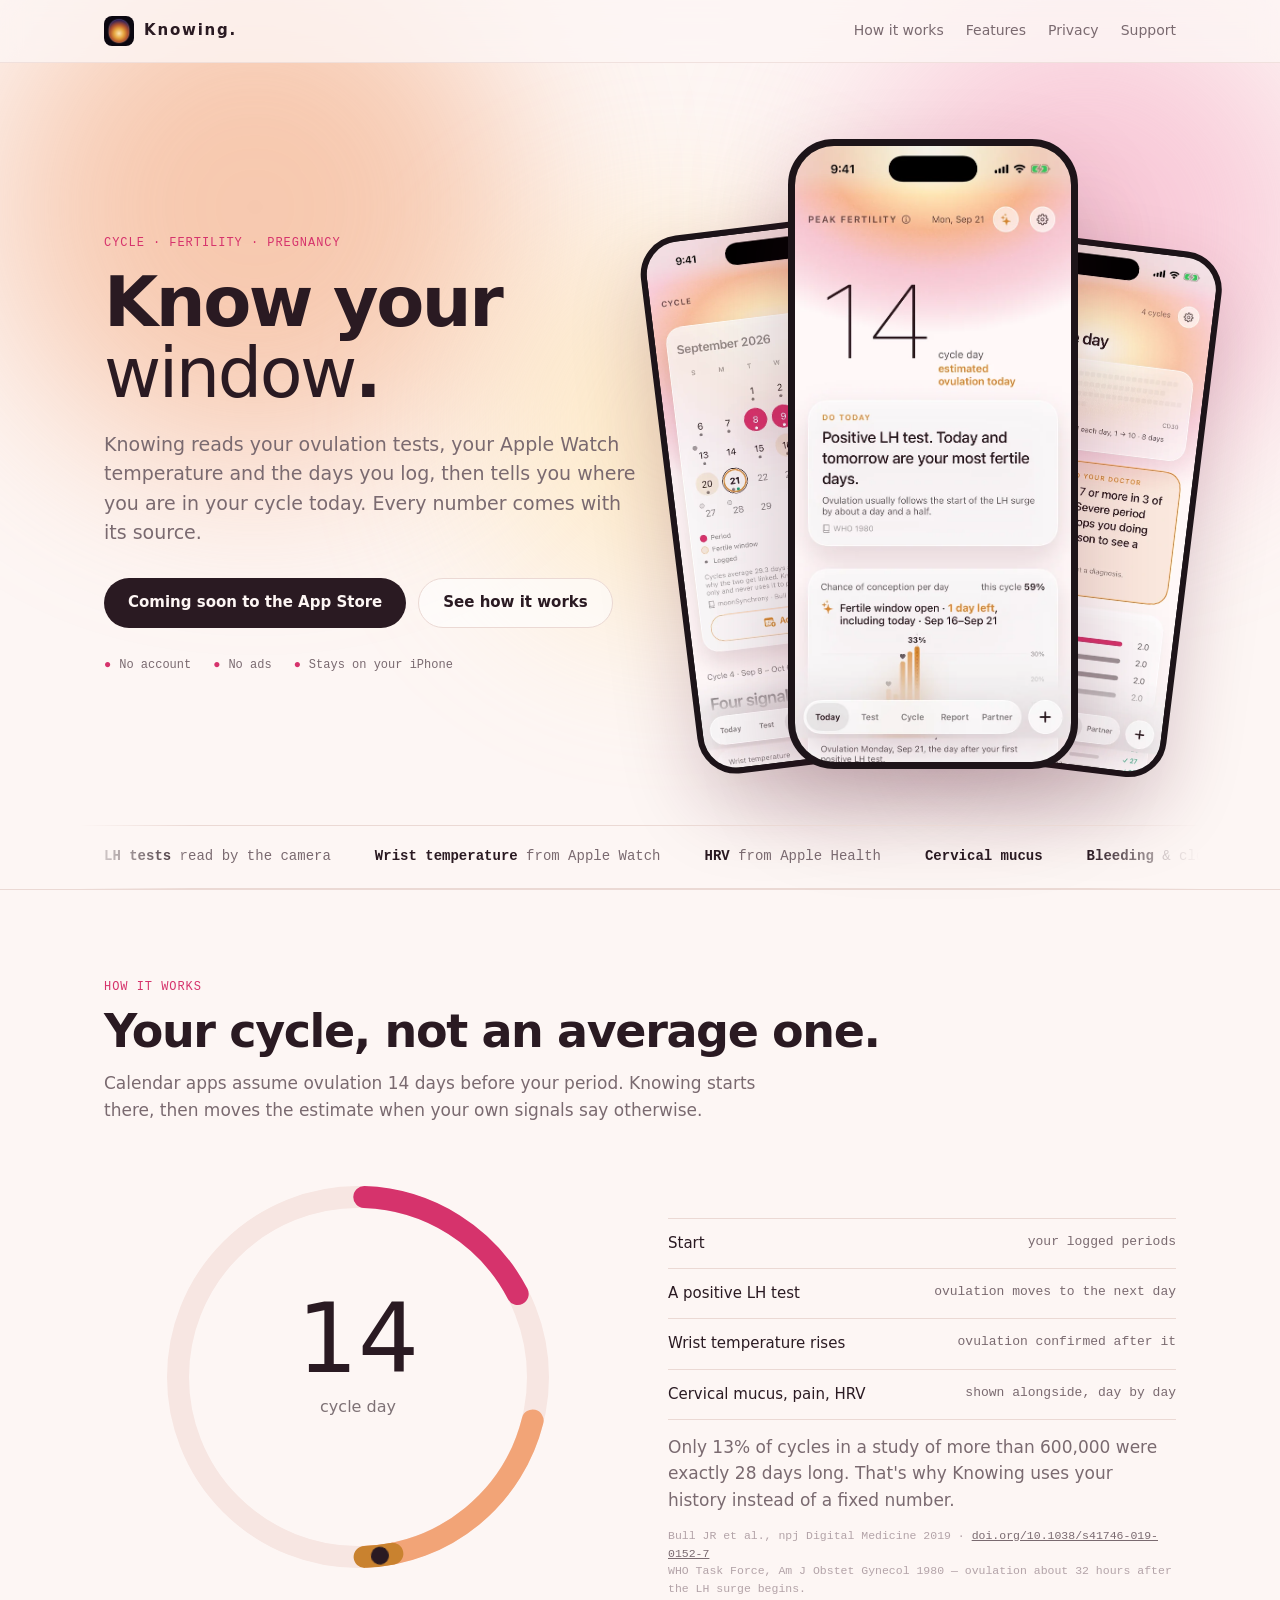
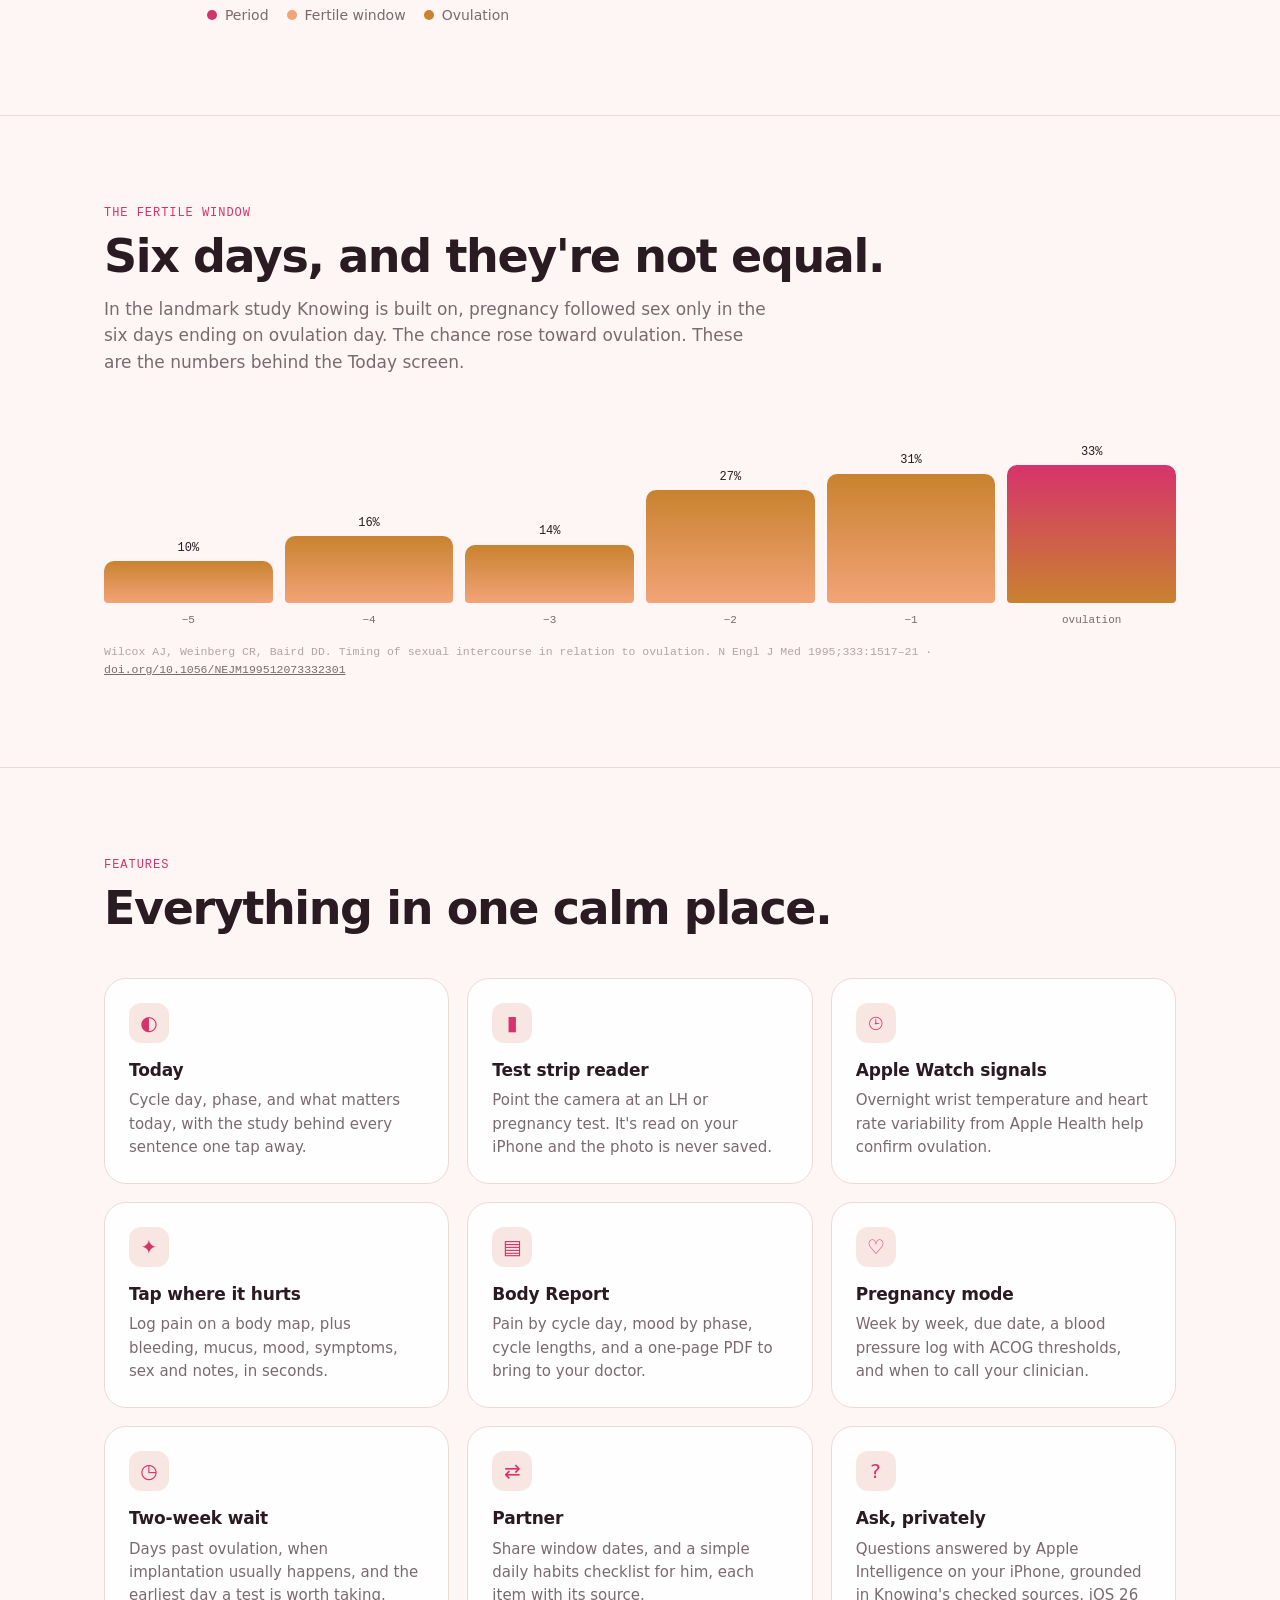
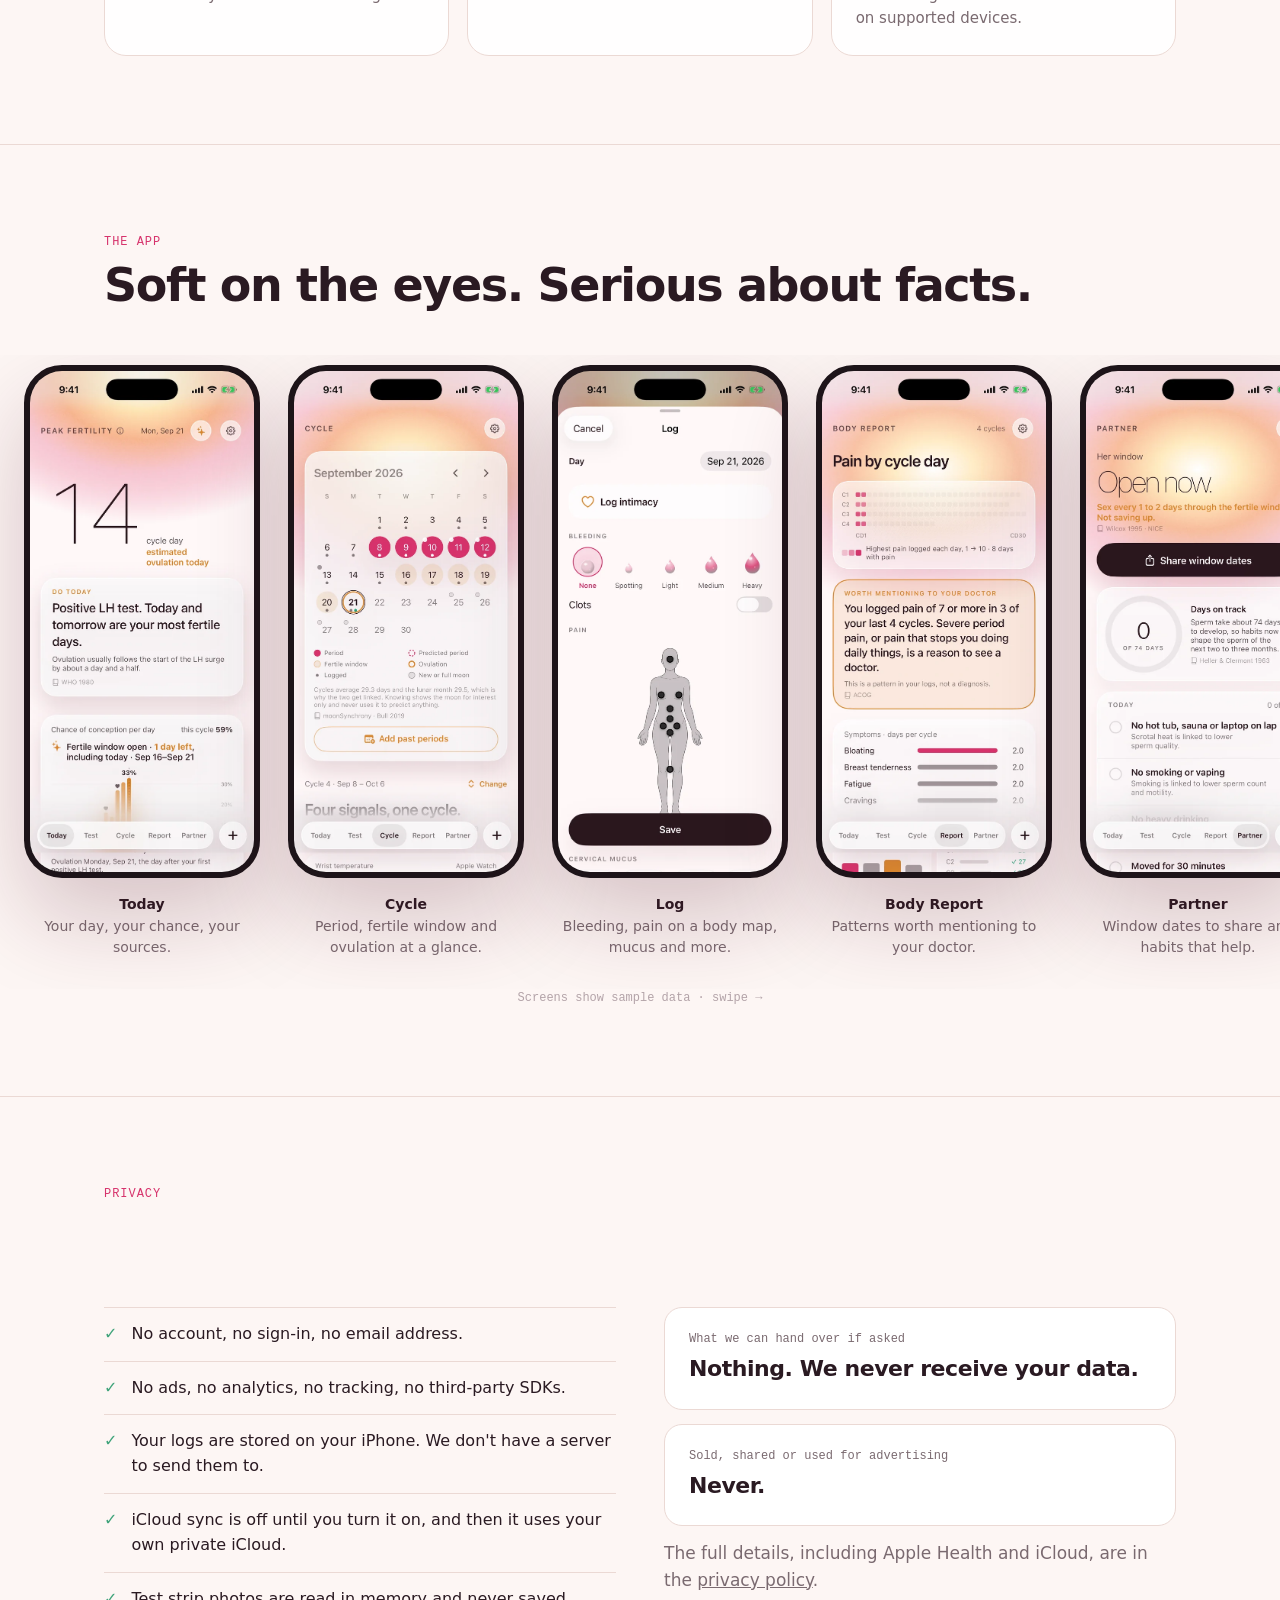
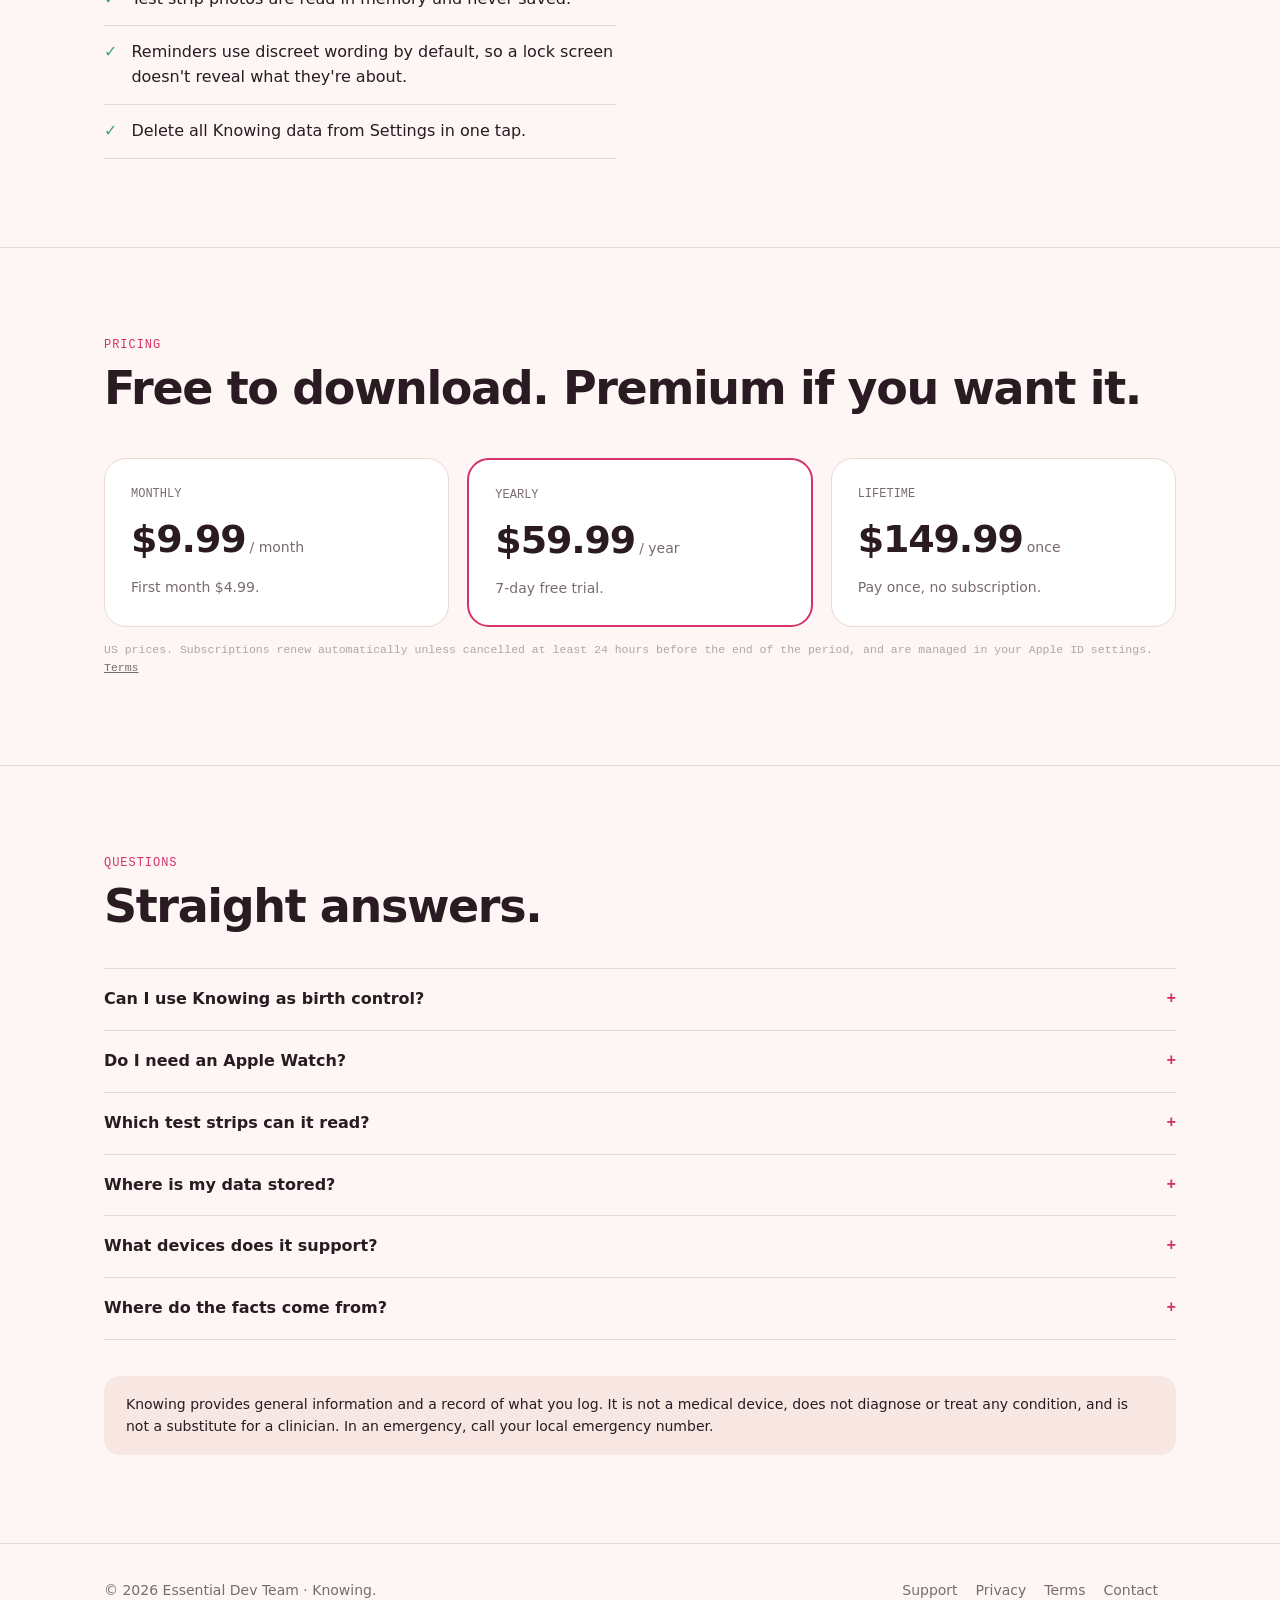
<file: index.html>
<!doctype html>
<html lang="en">
<head>
  <meta charset="utf-8">
  <meta name="viewport" content="width=device-width, initial-scale=1, viewport-fit=cover">
  <title>Knowing — Fertility, cycle and pregnancy tracker for iPhone</title>
  <meta name="description" content="Knowing reads your ovulation tests, your Apple Watch temperature and the days you log, and tells you where you are in your cycle today. Every fact has a source. Your data stays on your iPhone.">
  <meta name="theme-color" content="#FDF6F4">
  <meta property="og:title" content="Knowing — Know your window">
  <meta property="og:description" content="Cycle, fertility and pregnancy tracking with cited sources. No account, no ads, no data sold.">
  <meta property="og:image" content="https://snrgwa-bot.github.io/knowing-app/assets/today.webp">
  <link rel="icon" href="assets/icon.png">
  <link rel="apple-touch-icon" href="assets/icon.png">
  <link rel="stylesheet" href="style.css">
</head>
<body>
  <header class="site">
    <div class="wrap nav">
      <a class="brand" href="index.html"><img src="assets/icon.png" alt=""> Knowing.</a>
      <nav class="nav-links">
        <a href="#how">How it works</a>
        <a href="#features">Features</a>
        <a href="#privacy">Privacy</a>
        <a href="support.html">Support</a>
      </nav>
    </div>
  </header>

  <main>
    <div class="hero-wrap">
      <div class="aurora" aria-hidden="true"><i></i><i></i><i></i></div>
      <div class="wrap hero">
        <div>
          <p class="eyebrow">Cycle · Fertility · Pregnancy</p>
          <h1>Know your <em>window</em>.</h1>
          <p class="lead">Knowing reads your ovulation tests, your Apple Watch temperature and the days you log, then tells you where you are in your cycle today. Every number comes with its source.</p>
          <div class="cta">
            <a class="btn" href="https://apps.apple.com/us/developer/dumitru-bumbu/id1868107712">Coming soon to the App Store</a>
            <a class="btn ghost" href="#how">See how it works</a>
          </div>
          <div class="hero-proof">
            <span>No account</span><span>No ads</span><span>Stays on your iPhone</span>
          </div>
        </div>
        <div class="phone-stage">
          <div class="phone back float d1"><img src="assets/cycle.webp" alt="Cycle calendar with period, fertile window and ovulation marked"></div>
          <div class="phone back2 float d2"><img src="assets/report.webp" alt="Body Report showing pain by cycle day"></div>
          <div class="phone front float"><img src="assets/today.webp" alt="Today screen: cycle day 14, estimated ovulation today, chance of conception per day"></div>
        </div>
      </div>
    </div>

    <div class="marquee" aria-hidden="true">
      <div class="track">
        <span><b>LH tests</b> read by the camera</span><span><b>Wrist temperature</b> from Apple Watch</span><span><b>HRV</b> from Apple Health</span><span><b>Cervical mucus</b></span><span><b>Bleeding</b> &amp; clots</span><span><b>Pain</b> on a body map</span><span><b>Mood</b> by phase</span><span><b>Blood pressure</b> in pregnancy</span>
        <span><b>LH tests</b> read by the camera</span><span><b>Wrist temperature</b> from Apple Watch</span><span><b>HRV</b> from Apple Health</span><span><b>Cervical mucus</b></span><span><b>Bleeding</b> &amp; clots</span><span><b>Pain</b> on a body map</span><span><b>Mood</b> by phase</span><span><b>Blood pressure</b> in pregnancy</span>
      </div>
    </div>

    <section id="how">
      <div class="wrap">
        <p class="eyebrow reveal">How it works</p>
        <h2 class="reveal">Your cycle, not an average one.</h2>
        <p class="sub reveal">Calendar apps assume ovulation 14 days before your period. Knowing starts there, then moves the estimate when your own signals say otherwise.</p>
        <div class="split">
          <div class="reveal">
            <svg class="ring" viewBox="0 0 420 420" role="img" aria-label="A 28-day cycle ring: period on days 1 to 5, fertile window on days 9 to 14, ovulation on day 14">
              <circle class="arc track-c" cx="210" cy="210" r="180"/>
              <circle class="arc period dash" style="--len:190" cx="210" cy="210" r="180" transform="rotate(-88 210 210)"/>
              <circle class="arc fertile dash d2" style="--len:230" cx="210" cy="210" r="180" transform="rotate(14 210 210)"/>
              <circle class="arc ov dash d3" style="--len:28" cx="210" cy="210" r="180" transform="rotate(79 210 210)"/>
              <g class="dot"><circle cx="210" cy="30" r="9" transform="rotate(173 210 210)"/></g>
              <text x="210" y="205" text-anchor="middle" font-size="96" font-weight="200">14</text>
              <text x="210" y="245" text-anchor="middle" font-size="16" fill="currentColor" opacity=".6">cycle day</text>
            </svg>
            <div class="legend" style="justify-content:center">
              <span style="--c:var(--rose)">Period</span><span style="--c:var(--peach)">Fertile window</span><span style="--c:var(--gold)">Ovulation</span>
            </div>
          </div>
          <div class="reveal">
            <div class="ledger">
              <div class="l"><span>Start</span><span>your logged periods</span></div>
              <div class="l"><span>A positive LH test</span><span>ovulation moves to the next day</span></div>
              <div class="l"><span>Wrist temperature rises</span><span>ovulation confirmed after it</span></div>
              <div class="l"><span>Cervical mucus, pain, HRV</span><span>shown alongside, day by day</span></div>
            </div>
            <p class="sub">Only 13% of cycles in a study of more than 600,000 were exactly 28 days long. That's why Knowing uses your history instead of a fixed number.</p>
            <p class="cite">Bull JR et al., npj Digital Medicine 2019 · <a href="https://doi.org/10.1038/s41746-019-0152-7">doi.org/10.1038/s41746-019-0152-7</a><br>WHO Task Force, Am J Obstet Gynecol 1980 — ovulation about 32 hours after the LH surge begins.</p>
          </div>
        </div>
      </div>
    </section>

    <section id="chance">
      <div class="wrap">
        <p class="eyebrow reveal">The fertile window</p>
        <h2 class="reveal">Six days, and they're not equal.</h2>
        <p class="sub reveal">In the landmark study Knowing is built on, pregnancy followed sex only in the six days ending on ovulation day. The chance rose toward ovulation. These are the numbers behind the Today screen.</p>
        <div class="bars reveal" role="img" aria-label="Chance of conception by day: 5 days before ovulation 10%, 4 days 16%, 3 days 14%, 2 days 27%, 1 day 31%, ovulation day 33%">
          <i style="--h:10%"><b></b><s>10%</s><em>−5</em></i>
          <i style="--h:16%"><b></b><s>16%</s><em>−4</em></i>
          <i style="--h:14%"><b></b><s>14%</s><em>−3</em></i>
          <i style="--h:27%"><b></b><s>27%</s><em>−2</em></i>
          <i style="--h:31%"><b></b><s>31%</s><em>−1</em></i>
          <i style="--h:33%"><b></b><s>33%</s><em>ovulation</em></i>
        </div>
        <p class="cite reveal">Wilcox AJ, Weinberg CR, Baird DD. Timing of sexual intercourse in relation to ovulation. N Engl J Med 1995;333:1517–21 · <a href="https://doi.org/10.1056/NEJM199512073332301">doi.org/10.1056/NEJM199512073332301</a></p>
      </div>
    </section>

    <section id="features">
      <div class="wrap">
        <p class="eyebrow reveal">Features</p>
        <h2 class="reveal">Everything in one calm place.</h2>
        <div class="features">
          <div class="card reveal"><div class="ic">◐</div><h3>Today</h3><p>Cycle day, phase, and what matters today, with the study behind every sentence one tap away.</p></div>
          <div class="card reveal"><div class="ic">▮</div><h3>Test strip reader</h3><p>Point the camera at an LH or pregnancy test. It's read on your iPhone and the photo is never saved.</p></div>
          <div class="card reveal"><div class="ic">⌚︎</div><h3>Apple Watch signals</h3><p>Overnight wrist temperature and heart rate variability from Apple Health help confirm ovulation.</p></div>
          <div class="card reveal"><div class="ic">✦</div><h3>Tap where it hurts</h3><p>Log pain on a body map, plus bleeding, mucus, mood, symptoms, sex and notes, in seconds.</p></div>
          <div class="card reveal"><div class="ic">▤</div><h3>Body Report</h3><p>Pain by cycle day, mood by phase, cycle lengths, and a one-page PDF to bring to your doctor.</p></div>
          <div class="card reveal"><div class="ic">♡</div><h3>Pregnancy mode</h3><p>Week by week, due date, a blood pressure log with ACOG thresholds, and when to call your clinician.</p></div>
          <div class="card reveal"><div class="ic">◷</div><h3>Two-week wait</h3><p>Days past ovulation, when implantation usually happens, and the earliest day a test is worth taking.</p></div>
          <div class="card reveal"><div class="ic">⇄</div><h3>Partner</h3><p>Share window dates, and a simple daily habits checklist for him, each item with its source.</p></div>
          <div class="card reveal"><div class="ic">?</div><h3>Ask, privately</h3><p>Questions answered by Apple Intelligence on your iPhone, grounded in Knowing's checked sources. iOS 26 on supported devices.</p></div>
        </div>
      </div>
    </section>

    <section id="screens">
      <div class="wrap">
        <p class="eyebrow reveal">The app</p>
        <h2 class="reveal">Soft on the eyes. Serious about facts.</h2>
      </div>
      <div class="shots reveal">
        <figure><div class="phone"><img src="assets/today.webp" alt="Today screen" loading="lazy"></div><figcaption><b>Today</b>Your day, your chance, your sources.</figcaption></figure>
        <figure><div class="phone"><img src="assets/cycle.webp" alt="Cycle calendar" loading="lazy"></div><figcaption><b>Cycle</b>Period, fertile window and ovulation at a glance.</figcaption></figure>
        <figure><div class="phone"><img src="assets/log.webp" alt="Log sheet with body map" loading="lazy"></div><figcaption><b>Log</b>Bleeding, pain on a body map, mucus and more.</figcaption></figure>
        <figure><div class="phone"><img src="assets/report.webp" alt="Body Report" loading="lazy"></div><figcaption><b>Body Report</b>Patterns worth mentioning to your doctor.</figcaption></figure>
        <figure><div class="phone"><img src="assets/partner.webp" alt="Partner screen" loading="lazy"></div><figcaption><b>Partner</b>Window dates to share and habits that help.</figcaption></figure>
      </div>
      <p class="rail-hint">Screens show sample data · swipe →</p>
    </section>

    <section id="privacy">
      <div class="wrap">
        <p class="eyebrow reveal">Privacy</p>
        <h2 class="reveal">Your body. Your phone. Nobody else.</h2>
        <div class="privacy">
          <ul class="checks reveal">
            <li>No account, no sign-in, no email address.</li>
            <li>No ads, no analytics, no tracking, no third-party SDKs.</li>
            <li>Your logs are stored on your iPhone. We don't have a server to send them to.</li>
            <li>iCloud sync is off until you turn it on, and then it uses your own private iCloud.</li>
            <li>Test strip photos are read in memory and never saved.</li>
            <li>Reminders use discreet wording by default, so a lock screen doesn't reveal what they're about.</li>
            <li>Delete all Knowing data from Settings in one tap.</li>
          </ul>
          <div class="reveal">
            <div class="callout"><div class="k">What we can hand over if asked</div><div class="v">Nothing. We never receive your data.</div></div>
            <div class="callout"><div class="k">Sold, shared or used for advertising</div><div class="v">Never.</div></div>
            <p class="sub">The full details, including Apple Health and iCloud, are in the <a href="privacy.html">privacy policy</a>.</p>
          </div>
        </div>
      </div>
    </section>

    <section id="pricing">
      <div class="wrap">
        <p class="eyebrow reveal">Pricing</p>
        <h2 class="reveal">Free to download. Premium if you want it.</h2>
        <div class="plans">
          <div class="plan reveal"><div class="name">MONTHLY</div><div class="price">$9.99<small>/ month</small></div><p>First month $4.99.</p></div>
          <div class="plan best reveal"><div class="name">YEARLY</div><div class="price">$59.99<small>/ year</small></div><p>7-day free trial.</p></div>
          <div class="plan reveal"><div class="name">LIFETIME</div><div class="price">$149.99<small>once</small></div><p>Pay once, no subscription.</p></div>
        </div>
        <p class="cite reveal">US prices. Subscriptions renew automatically unless cancelled at least 24 hours before the end of the period, and are managed in your Apple ID settings. <a href="terms.html">Terms</a></p>
      </div>
    </section>

    <section id="faq">
      <div class="wrap">
        <p class="eyebrow reveal">Questions</p>
        <h2 class="reveal">Straight answers.</h2>
        <div class="faq reveal">
          <details><summary>Can I use Knowing as birth control?</summary><p>No. Knowing is not a contraceptive and is not a medical device. If you choose the "Avoiding pregnancy" goal, the app shows higher-chance days and CDC facts about birth control methods, and reminds you that no day of the cycle is guaranteed safe.</p></details>
          <details><summary>Do I need an Apple Watch?</summary><p>No. Without a watch, Knowing works from your logged periods, LH tests and other signals. With a watch that records sleeping wrist temperature, the temperature rise after ovulation can confirm it.</p></details>
          <details><summary>Which test strips can it read?</summary><p>Standard LH (ovulation) and hCG (pregnancy) strips. Hold the strip flat and sideways with the absorbent tip on the left. If a result is unclear, you can enter it manually.</p></details>
          <details><summary>Where is my data stored?</summary><p>On your iPhone. If you turn on iCloud sync, your logs are also stored in your own private iCloud database under your Apple ID. We can't see either.</p></details>
          <details><summary>What devices does it support?</summary><p>iPhone with iOS 17 or later. Ask uses Apple Intelligence, which needs iOS 26 and a supported iPhone. Apple Watch data arrives through Apple Health.</p></details>
          <details><summary>Where do the facts come from?</summary><p>Peer-reviewed studies and guidance from bodies such as ACOG, NICE, the CDC, the FDA and the WHO. Every source is listed in the app under Settings, and each card shows which one it relies on.</p></details>
        </div>
        <div class="disclaimer reveal">Knowing provides general information and a record of what you log. It is not a medical device, does not diagnose or treat any condition, and is not a substitute for a clinician. In an emergency, call your local emergency number.</div>
      </div>
    </section>
  </main>

  <footer class="site">
    <div class="wrap row">
      <div>© 2026 Essential Dev Team · Knowing.</div>
      <div><a href="support.html">Support</a><a href="privacy.html">Privacy</a><a href="terms.html">Terms</a><a href="mailto:essentialdevteam@gmail.com">Contact</a></div>
    </div>
  </footer>

  <script>
    const io = new IntersectionObserver((entries) => {
      for (const e of entries) if (e.isIntersecting) { e.target.classList.add('in'); io.unobserve(e.target); }
    }, { rootMargin: '0px 0px -10% 0px' });
    document.querySelectorAll('.reveal').forEach((el) => io.observe(el));
  </script>
</body>
</html>
</file>
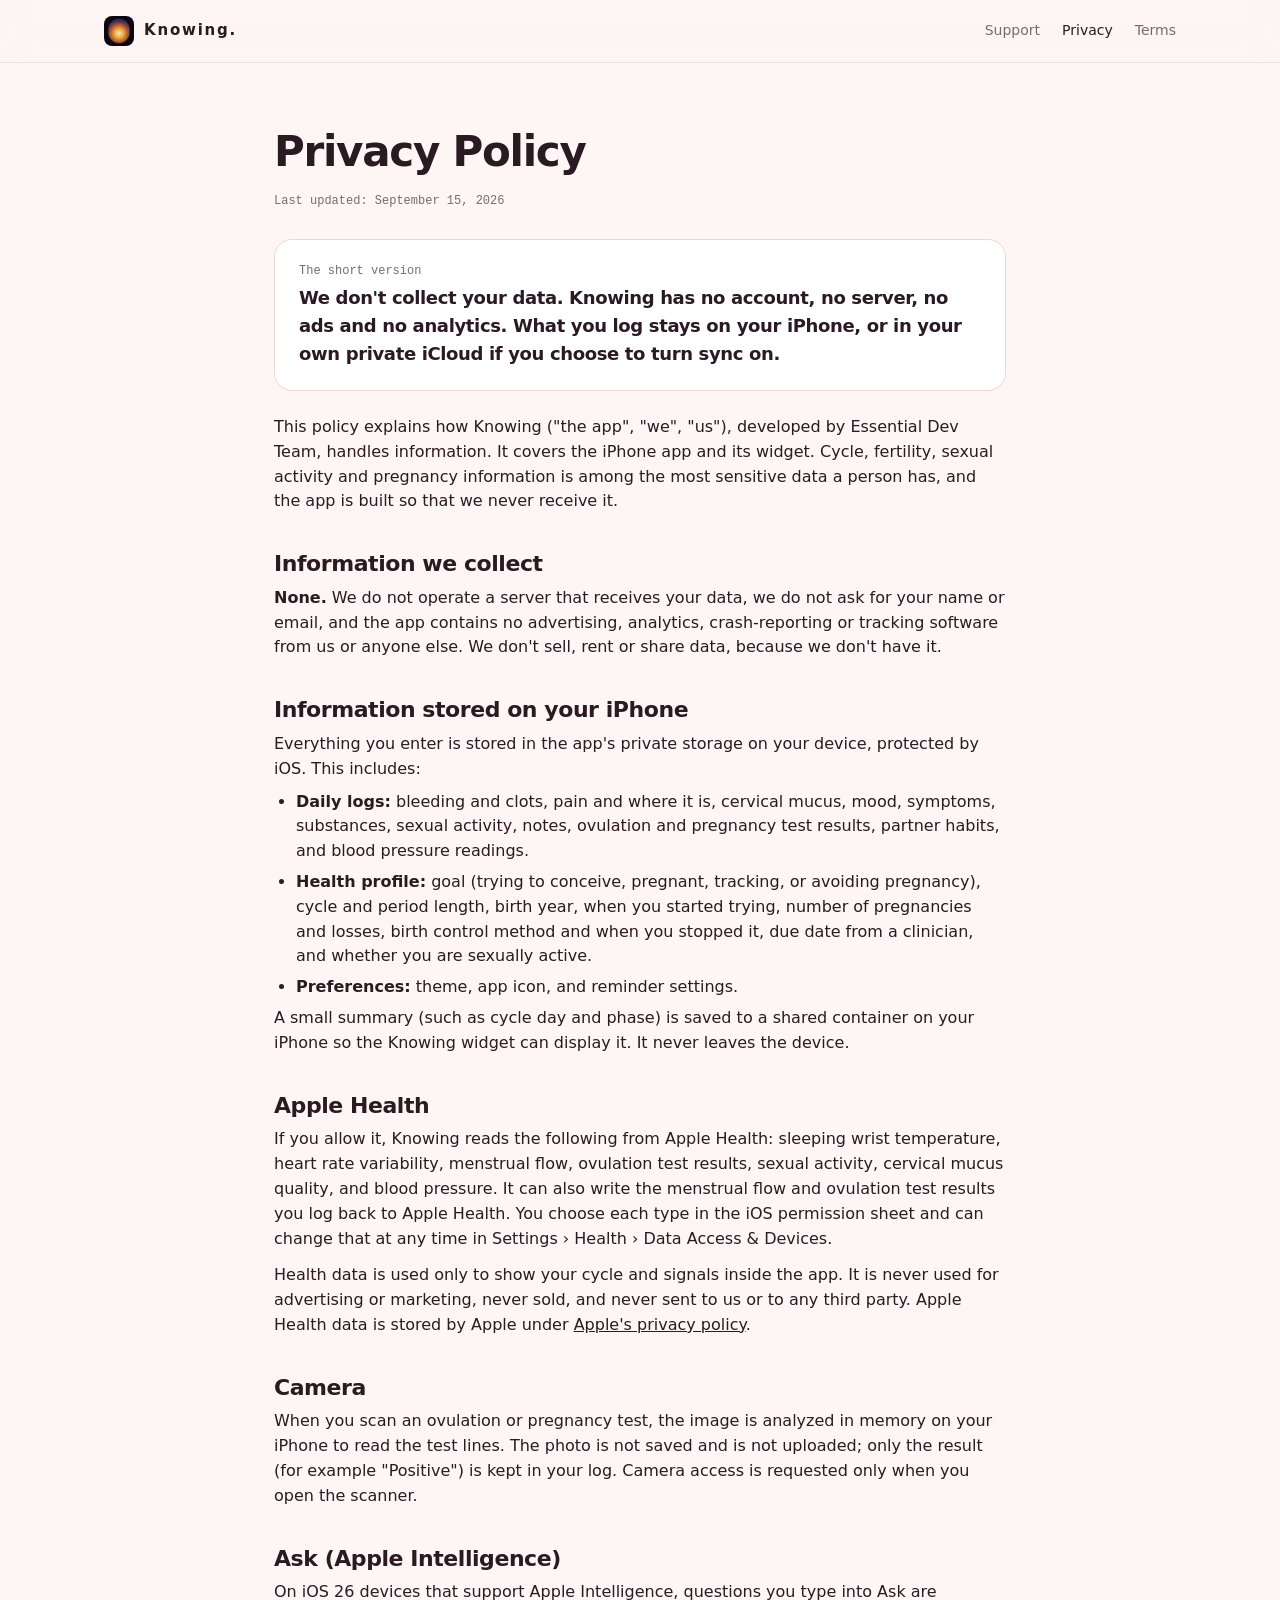
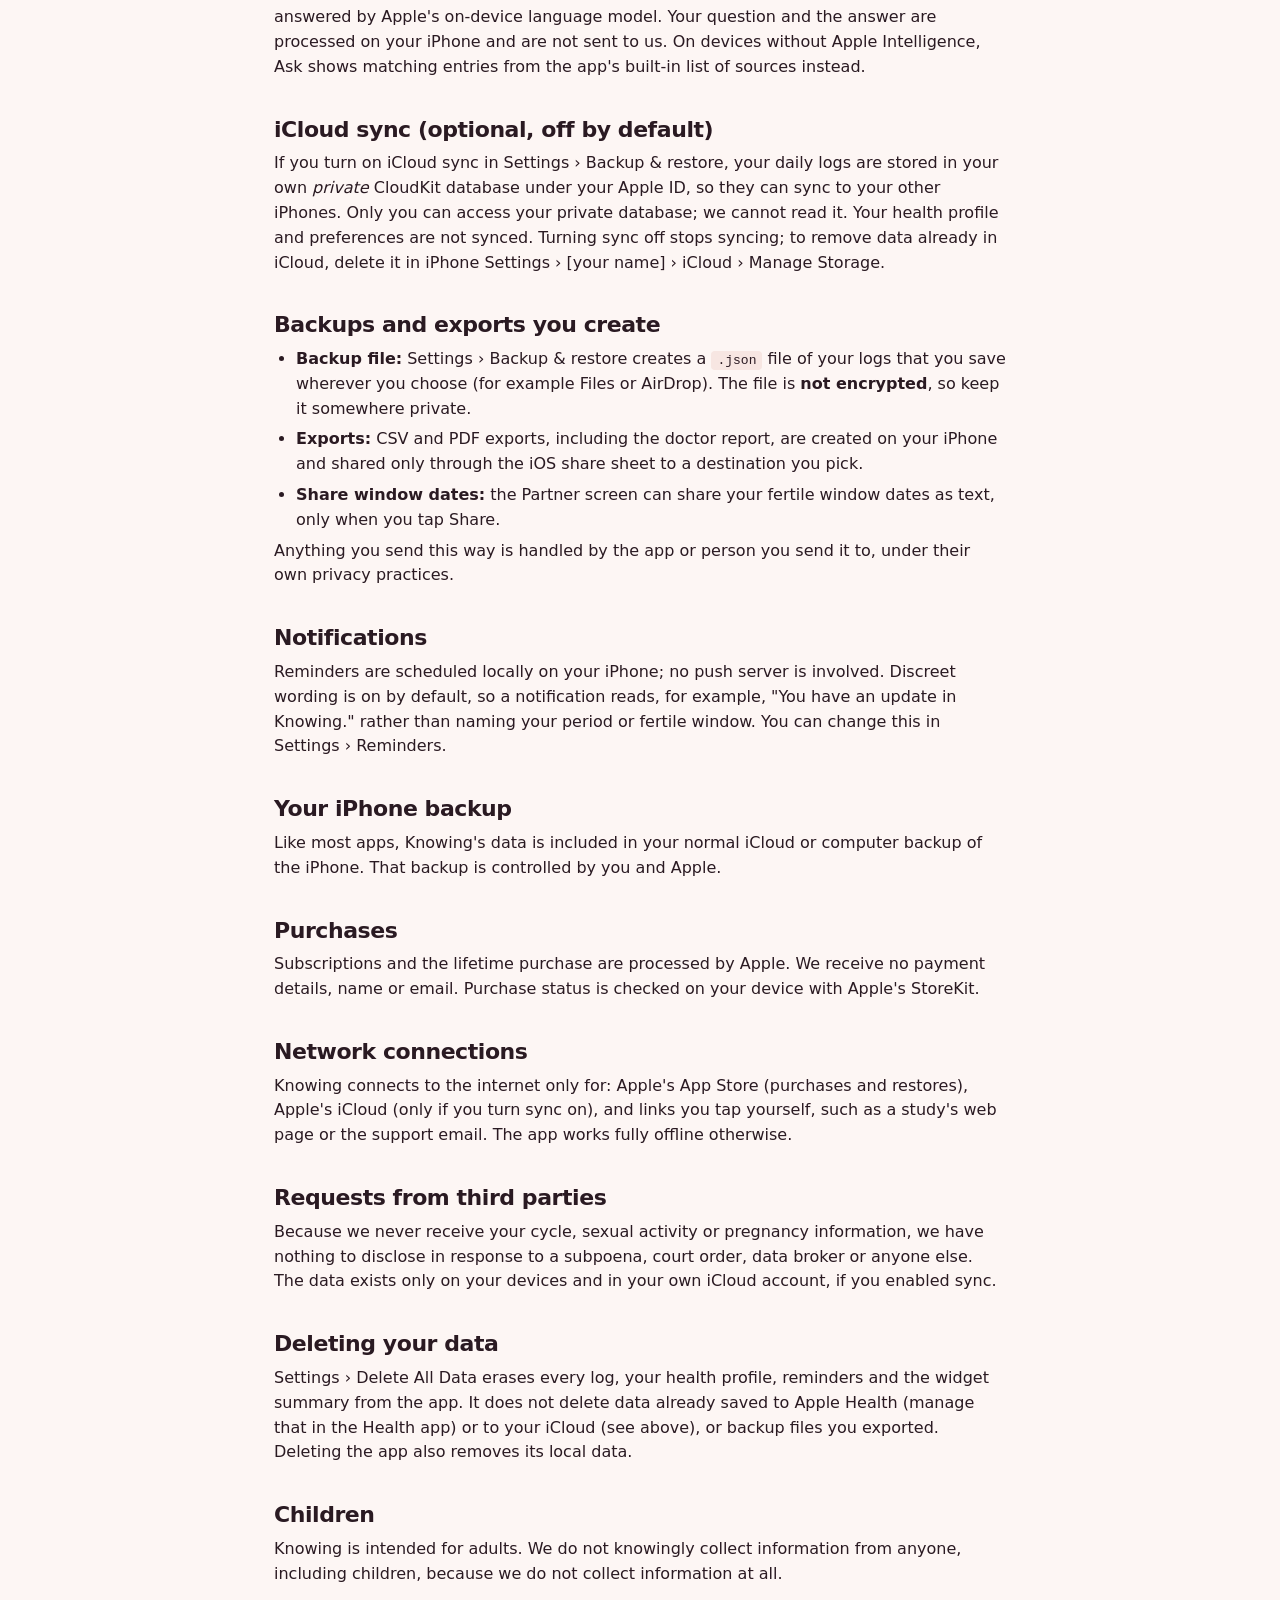
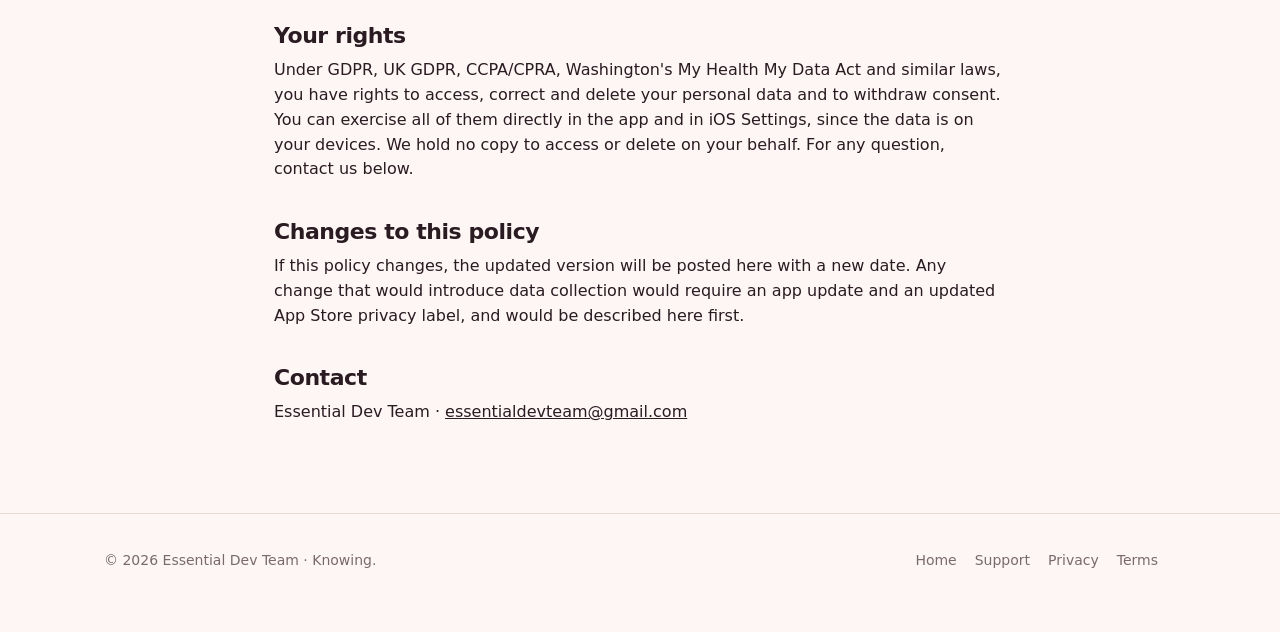
<file: privacy.html>
<!doctype html>
<html lang="en">
<head>
  <meta charset="utf-8">
  <meta name="viewport" content="width=device-width, initial-scale=1, viewport-fit=cover">
  <title>Privacy Policy — Knowing.</title>
  <meta name="description" content="Knowing privacy policy. No account, no ads, no analytics. Your cycle, fertility and pregnancy data stays on your iPhone, or in your own private iCloud if you turn sync on.">
  <link rel="icon" href="assets/icon.png">
  <link rel="stylesheet" href="style.css">
</head>
<body>
  <header class="site">
    <div class="wrap nav">
      <a class="brand" href="index.html"><img src="assets/icon.png" alt=""> Knowing.</a>
      <nav class="nav-links"><a href="support.html">Support</a><a href="privacy.html" class="on">Privacy</a><a href="terms.html">Terms</a></nav>
    </div>
  </header>

  <main class="wrap doc">
    <h1>Privacy Policy</h1>
    <p class="updated">Last updated: September 15, 2026</p>

    <div class="callout"><div class="k">The short version</div><div class="v" style="font-size:18px">We don't collect your data. Knowing has no account, no server, no ads and no analytics. What you log stays on your iPhone, or in your own private iCloud if you choose to turn sync on.</div></div>

    <p style="margin-top:24px">This policy explains how Knowing ("the app", "we", "us"), developed by Essential Dev Team, handles information. It covers the iPhone app and its widget. Cycle, fertility, sexual activity and pregnancy information is among the most sensitive data a person has, and the app is built so that we never receive it.</p>

    <h2>Information we collect</h2>
    <p><strong>None.</strong> We do not operate a server that receives your data, we do not ask for your name or email, and the app contains no advertising, analytics, crash-reporting or tracking software from us or anyone else. We don't sell, rent or share data, because we don't have it.</p>

    <h2>Information stored on your iPhone</h2>
    <p>Everything you enter is stored in the app's private storage on your device, protected by iOS. This includes:</p>
    <ul>
      <li><strong>Daily logs:</strong> bleeding and clots, pain and where it is, cervical mucus, mood, symptoms, substances, sexual activity, notes, ovulation and pregnancy test results, partner habits, and blood pressure readings.</li>
      <li><strong>Health profile:</strong> goal (trying to conceive, pregnant, tracking, or avoiding pregnancy), cycle and period length, birth year, when you started trying, number of pregnancies and losses, birth control method and when you stopped it, due date from a clinician, and whether you are sexually active.</li>
      <li><strong>Preferences:</strong> theme, app icon, and reminder settings.</li>
    </ul>
    <p>A small summary (such as cycle day and phase) is saved to a shared container on your iPhone so the Knowing widget can display it. It never leaves the device.</p>

    <h2>Apple Health</h2>
    <p>If you allow it, Knowing reads the following from Apple Health: sleeping wrist temperature, heart rate variability, menstrual flow, ovulation test results, sexual activity, cervical mucus quality, and blood pressure. It can also write the menstrual flow and ovulation test results you log back to Apple Health. You choose each type in the iOS permission sheet and can change that at any time in Settings › Health › Data Access & Devices.</p>
    <p>Health data is used only to show your cycle and signals inside the app. It is never used for advertising or marketing, never sold, and never sent to us or to any third party. Apple Health data is stored by Apple under <a href="https://www.apple.com/legal/privacy/">Apple's privacy policy</a>.</p>

    <h2>Camera</h2>
    <p>When you scan an ovulation or pregnancy test, the image is analyzed in memory on your iPhone to read the test lines. The photo is not saved and is not uploaded; only the result (for example "Positive") is kept in your log. Camera access is requested only when you open the scanner.</p>

    <h2>Ask (Apple Intelligence)</h2>
    <p>On iOS 26 devices that support Apple Intelligence, questions you type into Ask are answered by Apple's on-device language model. Your question and the answer are processed on your iPhone and are not sent to us. On devices without Apple Intelligence, Ask shows matching entries from the app's built-in list of sources instead.</p>

    <h2>iCloud sync (optional, off by default)</h2>
    <p>If you turn on iCloud sync in Settings › Backup &amp; restore, your daily logs are stored in your own <em>private</em> CloudKit database under your Apple ID, so they can sync to your other iPhones. Only you can access your private database; we cannot read it. Your health profile and preferences are not synced. Turning sync off stops syncing; to remove data already in iCloud, delete it in iPhone Settings › [your name] › iCloud › Manage Storage.</p>

    <h2>Backups and exports you create</h2>
    <ul>
      <li><strong>Backup file:</strong> Settings › Backup &amp; restore creates a <code>.json</code> file of your logs that you save wherever you choose (for example Files or AirDrop). The file is <strong>not encrypted</strong>, so keep it somewhere private.</li>
      <li><strong>Exports:</strong> CSV and PDF exports, including the doctor report, are created on your iPhone and shared only through the iOS share sheet to a destination you pick.</li>
      <li><strong>Share window dates:</strong> the Partner screen can share your fertile window dates as text, only when you tap Share.</li>
    </ul>
    <p>Anything you send this way is handled by the app or person you send it to, under their own privacy practices.</p>

    <h2>Notifications</h2>
    <p>Reminders are scheduled locally on your iPhone; no push server is involved. Discreet wording is on by default, so a notification reads, for example, "You have an update in Knowing." rather than naming your period or fertile window. You can change this in Settings › Reminders.</p>

    <h2>Your iPhone backup</h2>
    <p>Like most apps, Knowing's data is included in your normal iCloud or computer backup of the iPhone. That backup is controlled by you and Apple.</p>

    <h2>Purchases</h2>
    <p>Subscriptions and the lifetime purchase are processed by Apple. We receive no payment details, name or email. Purchase status is checked on your device with Apple's StoreKit.</p>

    <h2>Network connections</h2>
    <p>Knowing connects to the internet only for: Apple's App Store (purchases and restores), Apple's iCloud (only if you turn sync on), and links you tap yourself, such as a study's web page or the support email. The app works fully offline otherwise.</p>

    <h2>Requests from third parties</h2>
    <p>Because we never receive your cycle, sexual activity or pregnancy information, we have nothing to disclose in response to a subpoena, court order, data broker or anyone else. The data exists only on your devices and in your own iCloud account, if you enabled sync.</p>

    <h2>Deleting your data</h2>
    <p>Settings › Delete All Data erases every log, your health profile, reminders and the widget summary from the app. It does not delete data already saved to Apple Health (manage that in the Health app) or to your iCloud (see above), or backup files you exported. Deleting the app also removes its local data.</p>

    <h2>Children</h2>
    <p>Knowing is intended for adults. We do not knowingly collect information from anyone, including children, because we do not collect information at all.</p>

    <h2>Your rights</h2>
    <p>Under GDPR, UK GDPR, CCPA/CPRA, Washington's My Health My Data Act and similar laws, you have rights to access, correct and delete your personal data and to withdraw consent. You can exercise all of them directly in the app and in iOS Settings, since the data is on your devices. We hold no copy to access or delete on your behalf. For any question, contact us below.</p>

    <h2>Changes to this policy</h2>
    <p>If this policy changes, the updated version will be posted here with a new date. Any change that would introduce data collection would require an app update and an updated App Store privacy label, and would be described here first.</p>

    <h2>Contact</h2>
    <p>Essential Dev Team · <a href="mailto:essentialdevteam@gmail.com?subject=Knowing%20Privacy">essentialdevteam@gmail.com</a></p>
  </main>

  <footer class="site">
    <div class="wrap row">
      <div>© 2026 Essential Dev Team · Knowing.</div>
      <div><a href="index.html">Home</a><a href="support.html">Support</a><a href="privacy.html">Privacy</a><a href="terms.html">Terms</a></div>
    </div>
  </footer>
</body>
</html>
</file>
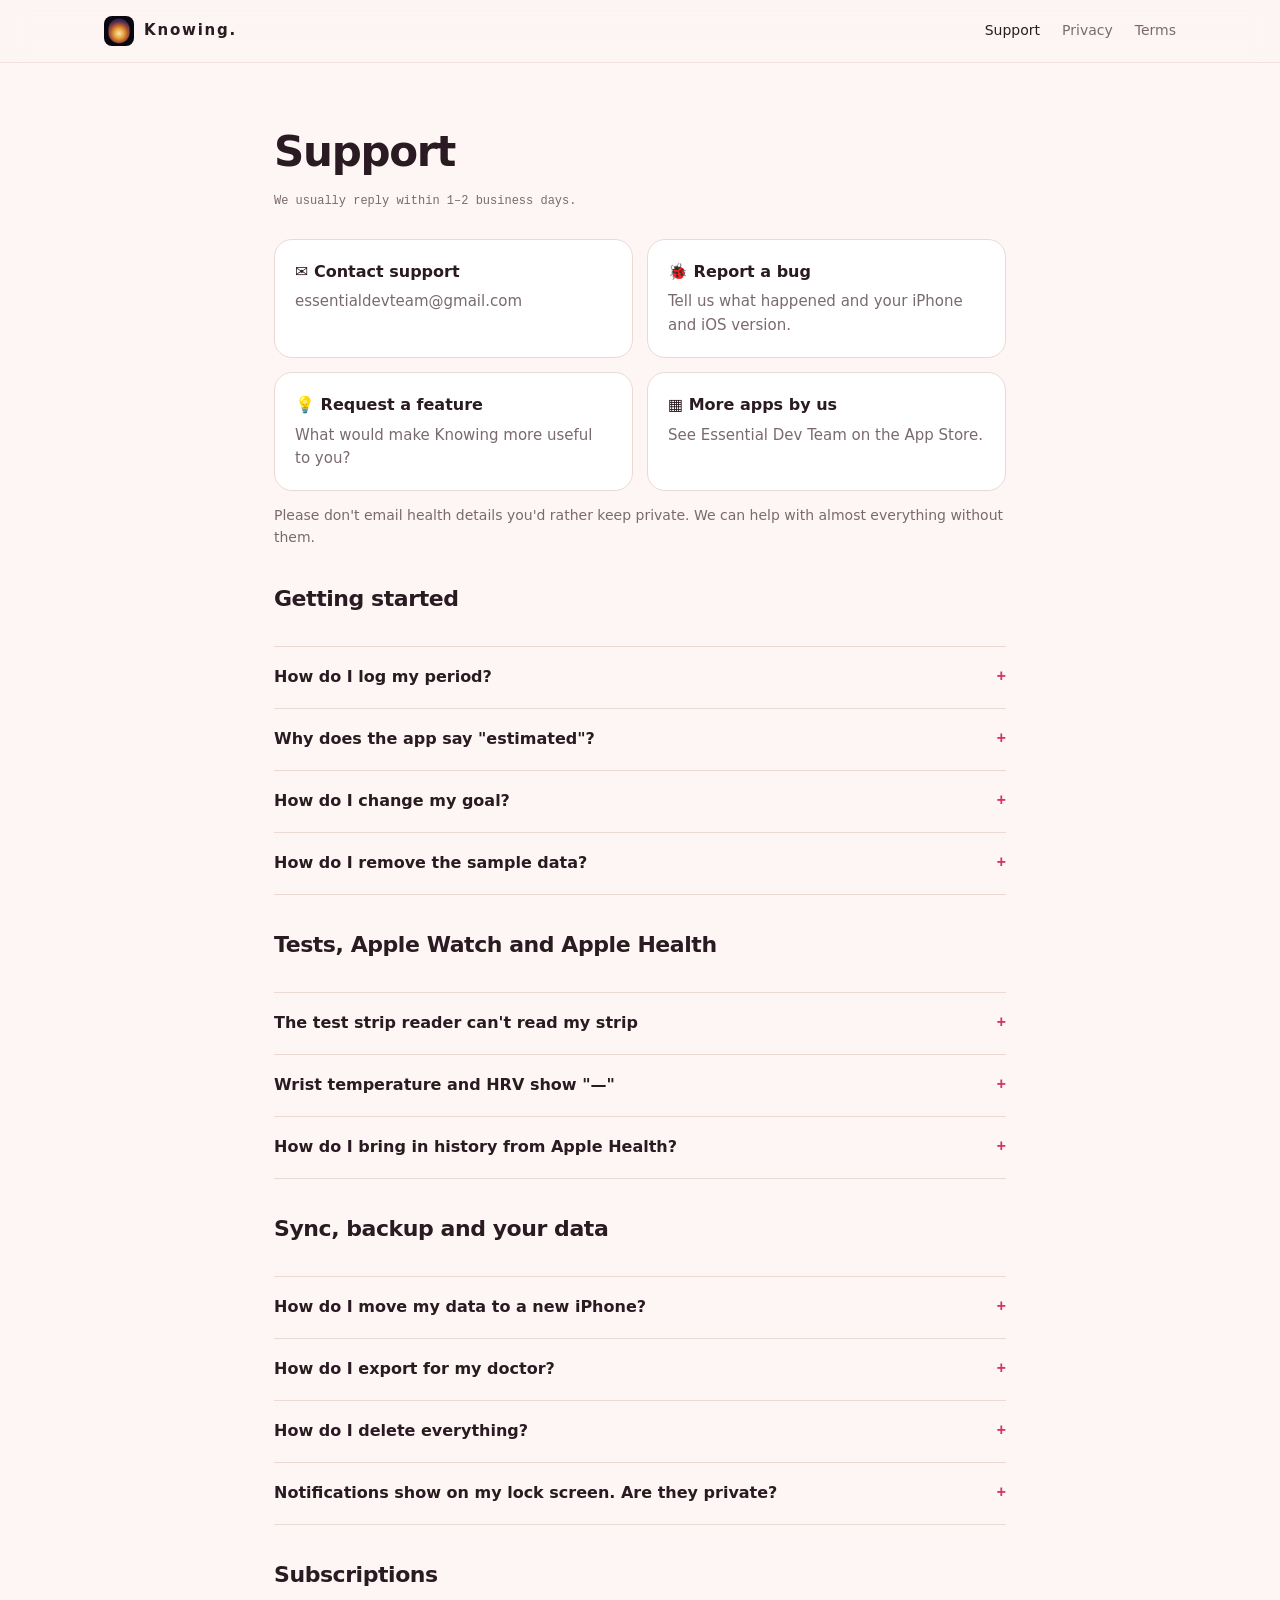
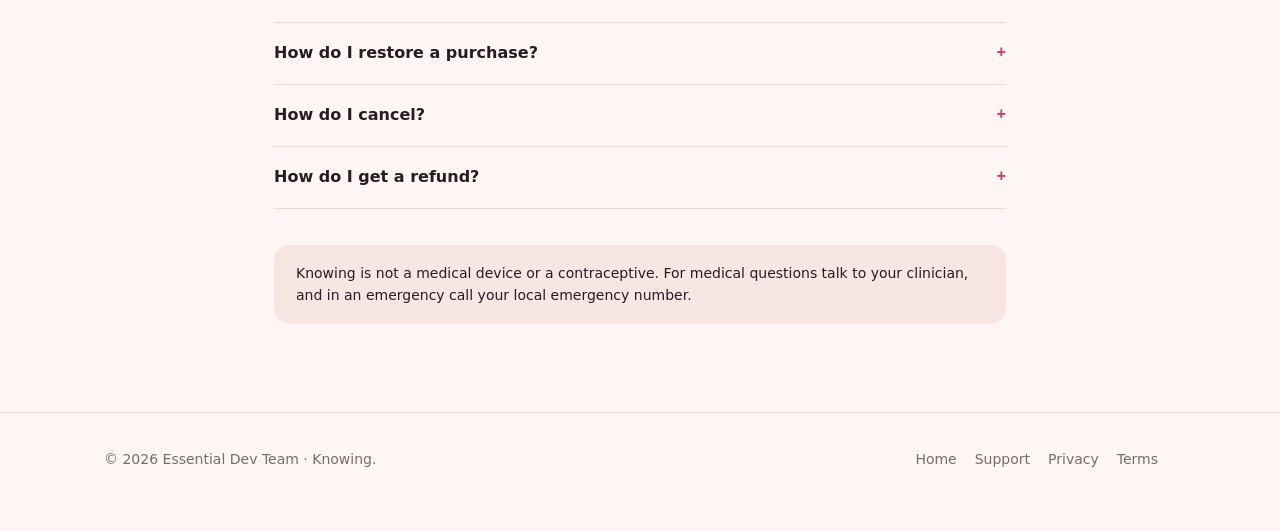
<file: support.html>
<!doctype html>
<html lang="en">
<head>
  <meta charset="utf-8">
  <meta name="viewport" content="width=device-width, initial-scale=1, viewport-fit=cover">
  <title>Support — Knowing.</title>
  <meta name="description" content="Help with Knowing: logging periods, test strip scanning, Apple Watch temperature, iCloud sync, backups, subscriptions and privacy.">
  <link rel="icon" href="assets/icon.png">
  <link rel="stylesheet" href="style.css">
</head>
<body>
  <header class="site">
    <div class="wrap nav">
      <a class="brand" href="index.html"><img src="assets/icon.png" alt=""> Knowing.</a>
      <nav class="nav-links"><a href="support.html" class="on">Support</a><a href="privacy.html">Privacy</a><a href="terms.html">Terms</a></nav>
    </div>
  </header>

  <main class="wrap doc">
    <h1>Support</h1>
    <p class="updated">We usually reply within 1–2 business days.</p>

    <div class="support-grid">
      <a class="support-card" style="text-decoration:none" href="mailto:essentialdevteam@gmail.com?subject=Knowing%20Support"><h3>✉︎ Contact support</h3><p>essentialdevteam@gmail.com</p></a>
      <a class="support-card" style="text-decoration:none" href="mailto:essentialdevteam@gmail.com?subject=Knowing%20Bug%20Report"><h3>🐞 Report a bug</h3><p>Tell us what happened and your iPhone and iOS version.</p></a>
      <a class="support-card" style="text-decoration:none" href="mailto:essentialdevteam@gmail.com?subject=Knowing%20Feature%20Request"><h3>💡 Request a feature</h3><p>What would make Knowing more useful to you?</p></a>
      <a class="support-card" style="text-decoration:none" href="https://apps.apple.com/us/developer/dumitru-bumbu/id1868107712"><h3>▦ More apps by us</h3><p>See Essential Dev Team on the App Store.</p></a>
    </div>
    <p style="margin-top:14px;font-size:14px;color:var(--mute)">Please don't email health details you'd rather keep private. We can help with almost everything without them.</p>

    <h2>Getting started</h2>
    <div class="faq">
      <details><summary>How do I log my period?</summary><p>Tap <strong>+</strong> at the bottom right, choose the bleeding amount, and Save. Spotting doesn't start a new cycle unless you turn on "This is my period". To add earlier periods, open the Cycle tab and tap <strong>Add past periods</strong>.</p></details>
      <details><summary>Why does the app say "estimated"?</summary><p>Until you log a positive LH test or your wrist temperature rises, ovulation is estimated from your cycle length. Knowing uses the usual cycle length from Settings until you've logged two periods, then your own average.</p></details>
      <details><summary>How do I change my goal?</summary><p>Settings › Goal. You can switch between Trying to conceive, Pregnant, Just tracking and Avoiding pregnancy at any time. The Test tab appears only while trying to conceive.</p></details>
      <details><summary>How do I remove the sample data?</summary><p>If you loaded example cycles to explore the app, remove them from Settings. Days you logged yourself are never changed.</p></details>
    </div>

    <h2>Tests, Apple Watch and Apple Health</h2>
    <div class="faq">
      <details><summary>The test strip reader can't read my strip</summary><p>Use even light without glare, hold the strip flat and sideways with the absorbent tip on the left so the T line comes before the C line, and fill the frame. If it still can't read it, tap <strong>Enter manually</strong>. The photo is never saved.</p></details>
      <details><summary>Wrist temperature and HRV show "—"</summary><p>Wrist temperature needs an Apple Watch that records it (Series 8, Ultra or later) worn during sleep with Sleep Focus on, and a few nights of data. Then check iPhone Settings › Health › Data Access &amp; Devices › Knowing and allow Sleeping Wrist Temperature and Heart Rate Variability.</p></details>
      <details><summary>How do I bring in history from Apple Health?</summary><p>Settings › Apple Health › Import from Apple Health. It brings in periods, ovulation tests, sexual activity, cervical mucus and blood pressure from the last 3 years without overwriting what you logged.</p></details>
    </div>

    <h2>Sync, backup and your data</h2>
    <div class="faq">
      <details><summary>How do I move my data to a new iPhone?</summary><p>Either turn on iCloud sync in Settings › Backup &amp; restore on both phones, or create a backup file there, save it to Files or AirDrop it, and restore it on the new phone. Restoring fills in missing days and never overwrites existing entries.</p></details>
      <details><summary>How do I export for my doctor?</summary><p>The Report tab can create a one-page PDF. Settings › Export data lets you choose categories and export CSV or PDF.</p></details>
      <details><summary>How do I delete everything?</summary><p>Settings › Delete All Data. Make a backup first if you might want your history later. Data already saved to Apple Health stays there and can be managed in the Health app.</p></details>
      <details><summary>Notifications show on my lock screen. Are they private?</summary><p>Discreet wording is on by default, so reminders don't mention periods or fertility. Change it in Settings › Reminders.</p></details>
    </div>

    <h2>Subscriptions</h2>
    <div class="faq">
      <details><summary>How do I restore a purchase?</summary><p>Settings › Knowing. Premium › Restore Purchases, signed in with the same Apple ID you bought with.</p></details>
      <details><summary>How do I cancel?</summary><p>iPhone Settings › [your name] › Subscriptions › Knowing. Cancel at least 24 hours before renewal. Deleting the app does not cancel a subscription.</p></details>
      <details><summary>How do I get a refund?</summary><p>Refunds are handled by Apple. Request one at <a href="https://reportaproblem.apple.com">reportaproblem.apple.com</a>.</p></details>
    </div>

    <div class="disclaimer">Knowing is not a medical device or a contraceptive. For medical questions talk to your clinician, and in an emergency call your local emergency number.</div>
  </main>

  <footer class="site">
    <div class="wrap row">
      <div>© 2026 Essential Dev Team · Knowing.</div>
      <div><a href="index.html">Home</a><a href="support.html">Support</a><a href="privacy.html">Privacy</a><a href="terms.html">Terms</a></div>
    </div>
  </footer>
</body>
</html>
</file>
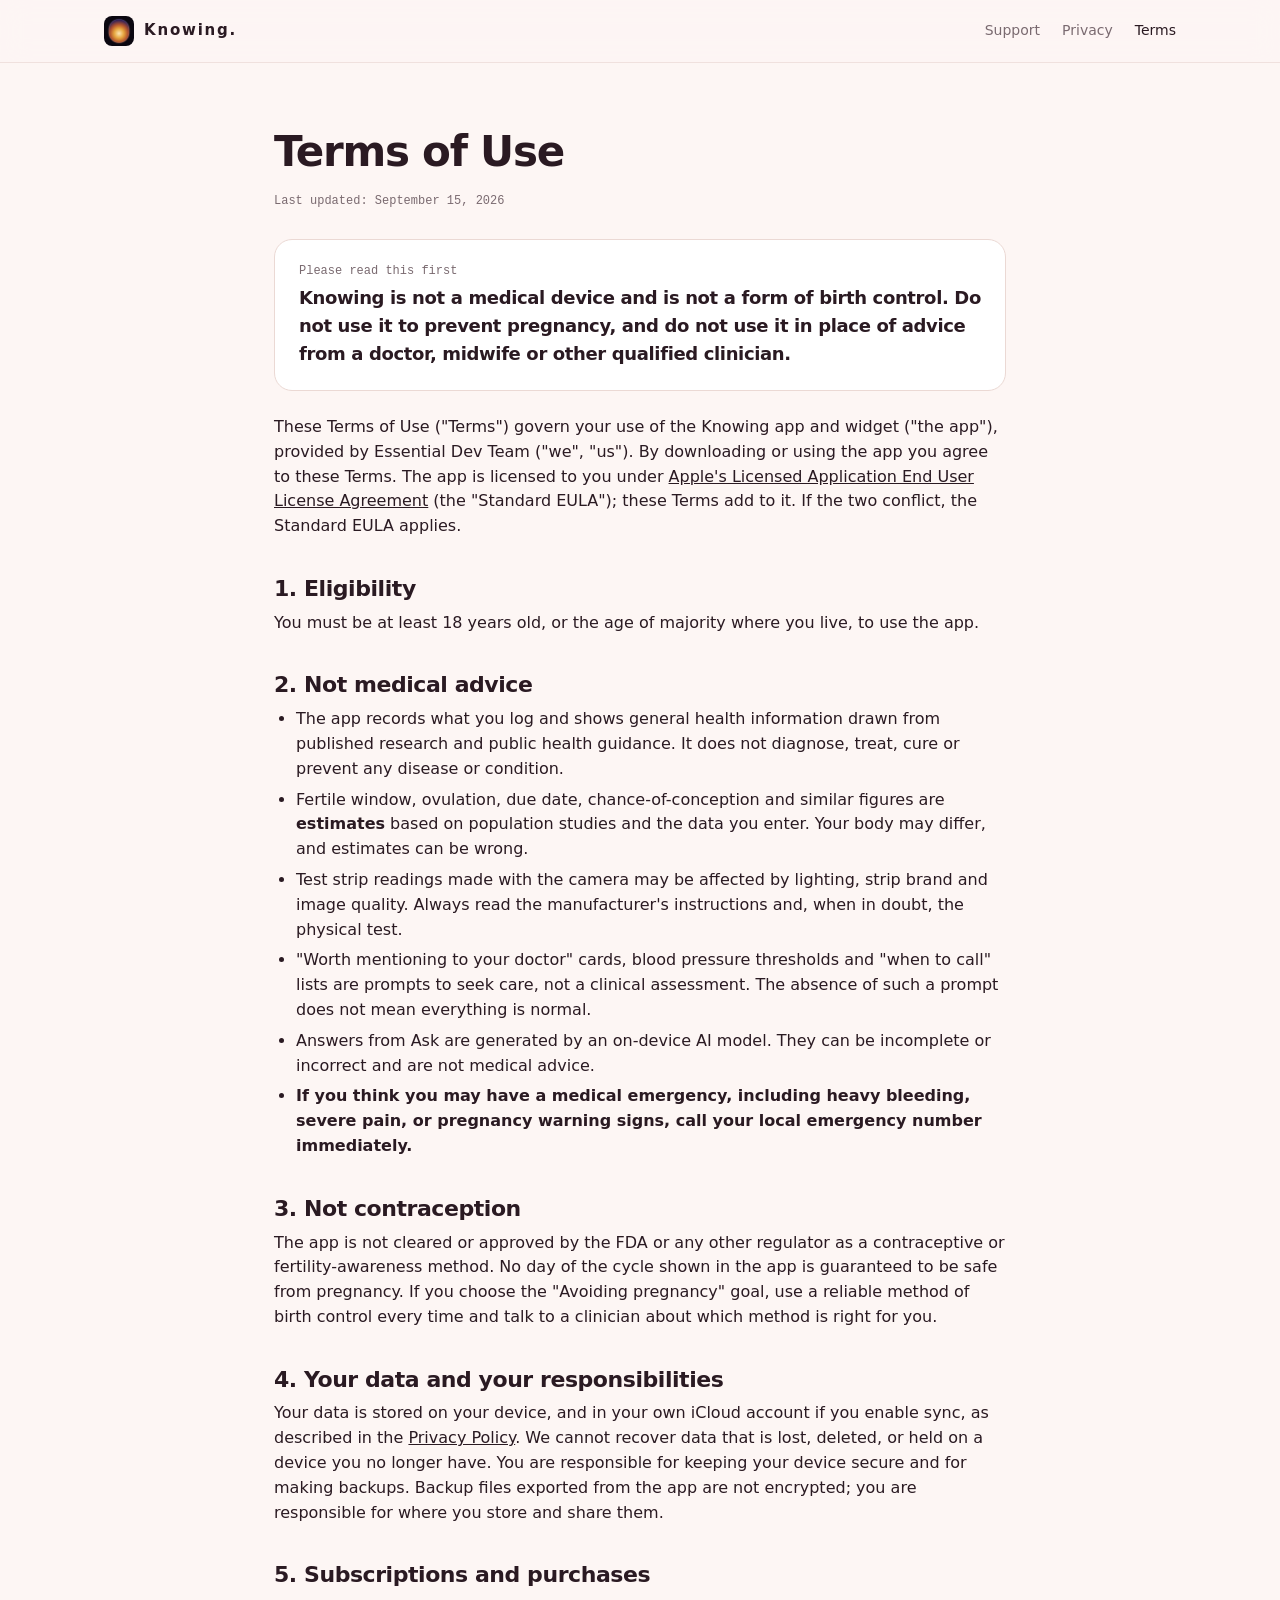
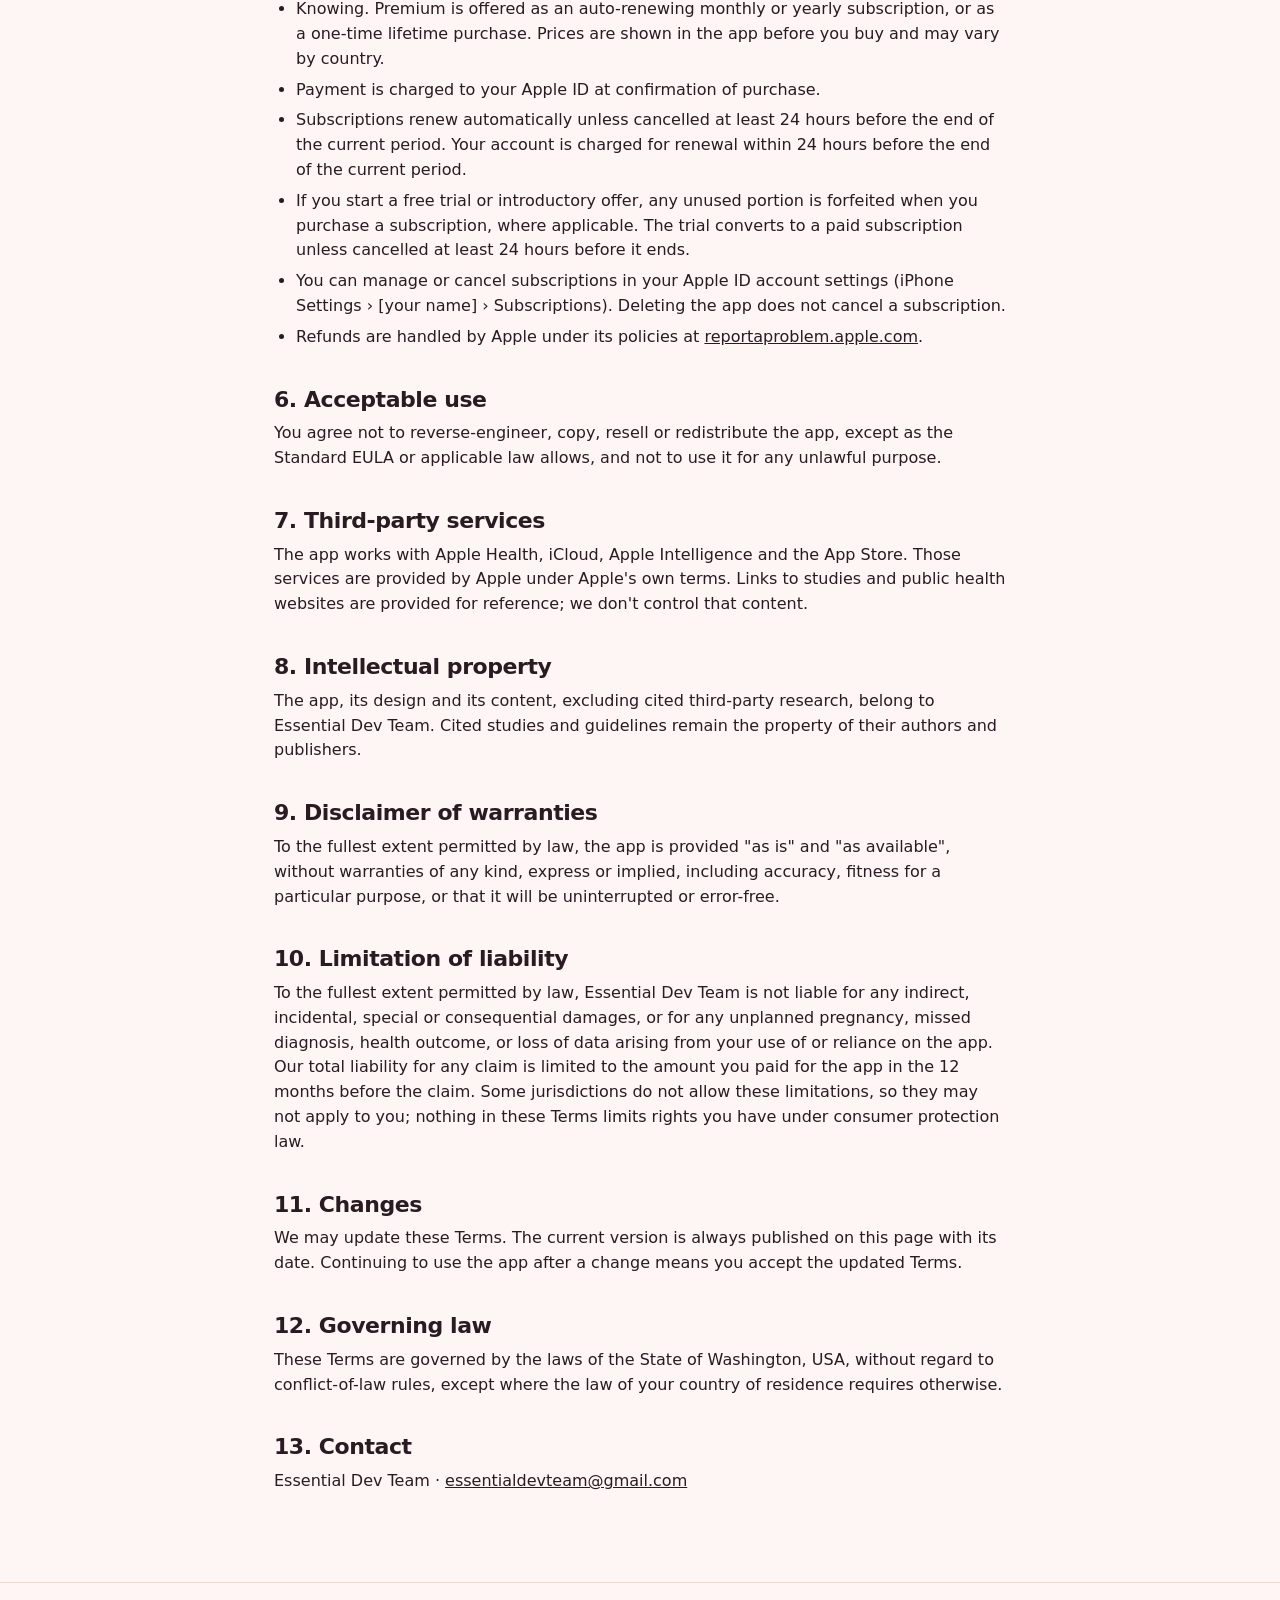
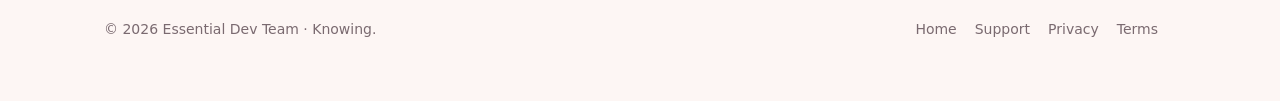
<file: terms.html>
<!doctype html>
<html lang="en">
<head>
  <meta charset="utf-8">
  <meta name="viewport" content="width=device-width, initial-scale=1, viewport-fit=cover">
  <title>Terms of Use — Knowing.</title>
  <meta name="description" content="Terms of use for Knowing, the cycle, fertility and pregnancy tracker for iPhone. Not a medical device, not a contraceptive.">
  <link rel="icon" href="assets/icon.png">
  <link rel="stylesheet" href="style.css">
</head>
<body>
  <header class="site">
    <div class="wrap nav">
      <a class="brand" href="index.html"><img src="assets/icon.png" alt=""> Knowing.</a>
      <nav class="nav-links"><a href="support.html">Support</a><a href="privacy.html">Privacy</a><a href="terms.html" class="on">Terms</a></nav>
    </div>
  </header>

  <main class="wrap doc">
    <h1>Terms of Use</h1>
    <p class="updated">Last updated: September 15, 2026</p>

    <div class="callout"><div class="k">Please read this first</div><div class="v" style="font-size:18px">Knowing is not a medical device and is not a form of birth control. Do not use it to prevent pregnancy, and do not use it in place of advice from a doctor, midwife or other qualified clinician.</div></div>

    <p style="margin-top:24px">These Terms of Use ("Terms") govern your use of the Knowing app and widget ("the app"), provided by Essential Dev Team ("we", "us"). By downloading or using the app you agree to these Terms. The app is licensed to you under <a href="https://www.apple.com/legal/internet-services/itunes/dev/stdeula/">Apple's Licensed Application End User License Agreement</a> (the "Standard EULA"); these Terms add to it. If the two conflict, the Standard EULA applies.</p>

    <h2>1. Eligibility</h2>
    <p>You must be at least 18 years old, or the age of majority where you live, to use the app.</p>

    <h2>2. Not medical advice</h2>
    <ul>
      <li>The app records what you log and shows general health information drawn from published research and public health guidance. It does not diagnose, treat, cure or prevent any disease or condition.</li>
      <li>Fertile window, ovulation, due date, chance-of-conception and similar figures are <strong>estimates</strong> based on population studies and the data you enter. Your body may differ, and estimates can be wrong.</li>
      <li>Test strip readings made with the camera may be affected by lighting, strip brand and image quality. Always read the manufacturer's instructions and, when in doubt, the physical test.</li>
      <li>"Worth mentioning to your doctor" cards, blood pressure thresholds and "when to call" lists are prompts to seek care, not a clinical assessment. The absence of such a prompt does not mean everything is normal.</li>
      <li>Answers from Ask are generated by an on-device AI model. They can be incomplete or incorrect and are not medical advice.</li>
      <li><strong>If you think you may have a medical emergency, including heavy bleeding, severe pain, or pregnancy warning signs, call your local emergency number immediately.</strong></li>
    </ul>

    <h2>3. Not contraception</h2>
    <p>The app is not cleared or approved by the FDA or any other regulator as a contraceptive or fertility-awareness method. No day of the cycle shown in the app is guaranteed to be safe from pregnancy. If you choose the "Avoiding pregnancy" goal, use a reliable method of birth control every time and talk to a clinician about which method is right for you.</p>

    <h2>4. Your data and your responsibilities</h2>
    <p>Your data is stored on your device, and in your own iCloud account if you enable sync, as described in the <a href="privacy.html">Privacy Policy</a>. We cannot recover data that is lost, deleted, or held on a device you no longer have. You are responsible for keeping your device secure and for making backups. Backup files exported from the app are not encrypted; you are responsible for where you store and share them.</p>

    <h2>5. Subscriptions and purchases</h2>
    <ul>
      <li>Knowing. Premium is offered as an auto-renewing monthly or yearly subscription, or as a one-time lifetime purchase. Prices are shown in the app before you buy and may vary by country.</li>
      <li>Payment is charged to your Apple ID at confirmation of purchase.</li>
      <li>Subscriptions renew automatically unless cancelled at least 24 hours before the end of the current period. Your account is charged for renewal within 24 hours before the end of the current period.</li>
      <li>If you start a free trial or introductory offer, any unused portion is forfeited when you purchase a subscription, where applicable. The trial converts to a paid subscription unless cancelled at least 24 hours before it ends.</li>
      <li>You can manage or cancel subscriptions in your Apple ID account settings (iPhone Settings › [your name] › Subscriptions). Deleting the app does not cancel a subscription.</li>
      <li>Refunds are handled by Apple under its policies at <a href="https://reportaproblem.apple.com">reportaproblem.apple.com</a>.</li>
    </ul>

    <h2>6. Acceptable use</h2>
    <p>You agree not to reverse-engineer, copy, resell or redistribute the app, except as the Standard EULA or applicable law allows, and not to use it for any unlawful purpose.</p>

    <h2>7. Third-party services</h2>
    <p>The app works with Apple Health, iCloud, Apple Intelligence and the App Store. Those services are provided by Apple under Apple's own terms. Links to studies and public health websites are provided for reference; we don't control that content.</p>

    <h2>8. Intellectual property</h2>
    <p>The app, its design and its content, excluding cited third-party research, belong to Essential Dev Team. Cited studies and guidelines remain the property of their authors and publishers.</p>

    <h2>9. Disclaimer of warranties</h2>
    <p>To the fullest extent permitted by law, the app is provided "as is" and "as available", without warranties of any kind, express or implied, including accuracy, fitness for a particular purpose, or that it will be uninterrupted or error-free.</p>

    <h2>10. Limitation of liability</h2>
    <p>To the fullest extent permitted by law, Essential Dev Team is not liable for any indirect, incidental, special or consequential damages, or for any unplanned pregnancy, missed diagnosis, health outcome, or loss of data arising from your use of or reliance on the app. Our total liability for any claim is limited to the amount you paid for the app in the 12 months before the claim. Some jurisdictions do not allow these limitations, so they may not apply to you; nothing in these Terms limits rights you have under consumer protection law.</p>

    <h2>11. Changes</h2>
    <p>We may update these Terms. The current version is always published on this page with its date. Continuing to use the app after a change means you accept the updated Terms.</p>

    <h2>12. Governing law</h2>
    <p>These Terms are governed by the laws of the State of Washington, USA, without regard to conflict-of-law rules, except where the law of your country of residence requires otherwise.</p>

    <h2>13. Contact</h2>
    <p>Essential Dev Team · <a href="mailto:essentialdevteam@gmail.com?subject=Knowing%20Terms">essentialdevteam@gmail.com</a></p>
  </main>

  <footer class="site">
    <div class="wrap row">
      <div>© 2026 Essential Dev Team · Knowing.</div>
      <div><a href="index.html">Home</a><a href="support.html">Support</a><a href="privacy.html">Privacy</a><a href="terms.html">Terms</a></div>
    </div>
  </footer>
</body>
</html>
</file>
<file: style.css>
:root {
  --bg: #FDF6F4; --paper: #FFFFFF; --blush: #F7E6E2; --rule: #EBD9D4;
  --ink: #2A1A22; --mute: #7A6A70; --dim: #B3A3A8;
  --rose: #D6336C; --peach: #F2A477; --gold: #C9822F; --sage: #3FA37A;
  --sf: -apple-system, "SF Pro Text", "SF Pro Display", system-ui, "Segoe UI", Helvetica, Arial, sans-serif;
  --mono: "SF Mono", ui-monospace, Menlo, Consolas, monospace;
  --wrap: 1120px;
}
@media (prefers-color-scheme: dark) {
  :root { --bg: #17101A; --paper: #211823; --blush: #2A1F2C; --rule: #372A38; --ink: #F8EDEE; --mute: #B6A4AB; --dim: #7E6D75; }
}
* { box-sizing: border-box; margin: 0; padding: 0; }
html { scroll-behavior: smooth; }
body { overflow-x: hidden; background: var(--bg); color: var(--ink); font-family: var(--sf); -webkit-font-smoothing: antialiased; line-height: 1.55; }
a { color: inherit; }
img { max-width: 100%; }
.wrap { max-width: var(--wrap); margin: 0 auto; padding: 0 24px; }
.mono { font-family: var(--mono); }
.rose { color: var(--rose); }

/* drifting aurora behind the hero, like the app's Today screen */
.aurora { position: absolute; inset: -20% -10% auto; height: 900px; z-index: -1; overflow: hidden; pointer-events: none; }
.aurora i { position: absolute; border-radius: 50%; filter: blur(90px); opacity: .55; }
.aurora i:nth-child(1) { width: 520px; height: 520px; left: 8%; top: 4%; background: var(--peach); }
.aurora i:nth-child(2) { width: 460px; height: 460px; right: 6%; top: 10%; background: #F5A3C0; }
.aurora i:nth-child(3) { width: 380px; height: 380px; left: 40%; top: 36%; background: #FFD98A; opacity: .4; }
@media (prefers-color-scheme: dark) { .aurora i { opacity: .28; } }
@media (prefers-reduced-motion: no-preference) {
  .aurora i:nth-child(1) { animation: drift1 22s ease-in-out infinite; }
  .aurora i:nth-child(2) { animation: drift2 27s ease-in-out infinite; }
  .aurora i:nth-child(3) { animation: drift1 31s ease-in-out infinite reverse; }
  @keyframes drift1 { 0%,100% { transform: translate(0,0) scale(1) } 50% { transform: translate(60px,40px) scale(1.08) } }
  @keyframes drift2 { 0%,100% { transform: translate(0,0) scale(1) } 50% { transform: translate(-70px,50px) scale(.94) } }
}

/* header */
header.site { position: sticky; top: 0; z-index: 10; background: color-mix(in srgb, var(--bg) 80%, transparent); backdrop-filter: blur(14px); -webkit-backdrop-filter: blur(14px); border-bottom: 1px solid color-mix(in srgb, var(--rule) 70%, transparent); }
.nav { display: flex; align-items: center; justify-content: space-between; height: 62px; }
.brand { display: flex; align-items: center; gap: 10px; text-decoration: none; font-weight: 700; letter-spacing: .12em; font-size: 15px; }
.brand img { width: 30px; height: 30px; border-radius: 8px; }
.nav-links { display: flex; gap: 22px; font-size: 14px; }
.nav-links a { text-decoration: none; color: var(--mute); }
.nav-links a:hover, .nav-links a.on { color: var(--ink); }

/* buttons */
.btn { display: inline-flex; align-items: center; justify-content: center; gap: 8px; min-height: 50px; padding: 0 24px; border-radius: 999px; background: var(--ink); color: var(--bg); font-weight: 600; text-decoration: none; font-size: 15px; transition: transform .15s ease, opacity .15s ease; }
.btn:hover { transform: translateY(-1px); opacity: .92; }
.btn.ghost { background: color-mix(in srgb, var(--paper) 60%, transparent); color: var(--ink); border: 1px solid var(--rule); }

/* hero */
.hero-wrap { position: relative; isolation: isolate; overflow-x: clip; }
.hero { padding: 76px 24px 56px; display: grid; grid-template-columns: 1.05fr .95fr; gap: 48px; align-items: center; }
.eyebrow { font-family: var(--mono); font-size: 12px; color: var(--rose); letter-spacing: .08em; text-transform: uppercase; }
.hero h1 { margin-top: 14px; font-size: clamp(40px, 6vw, 70px); line-height: 1.02; letter-spacing: -0.035em; font-weight: 800; }
.hero h1 em { font-style: normal; font-weight: 200; }
.hero p.lead { margin-top: 20px; font-size: 19px; color: var(--mute); max-width: 46ch; }
.hero .cta { margin-top: 30px; display: flex; gap: 12px; flex-wrap: wrap; }
.hero-proof { margin-top: 28px; display: flex; gap: 10px 22px; flex-wrap: wrap; font-family: var(--mono); font-size: 12px; color: var(--mute); }
.hero-proof span::before { content: "●"; color: var(--rose); margin-right: 8px; }

/* phones */
.phone { width: 290px; aspect-ratio: 1206/2622; border-radius: 46px; border: 7px solid #1d1419; background: #000; overflow: hidden; box-shadow: 0 40px 90px rgba(80,20,40,.22), inset 0 0 0 1px rgba(255,255,255,.06); position: relative; }
.phone img { width: 100%; height: 100%; display: block; object-fit: cover; }
.phone-stage { position: relative; display: flex; justify-content: center; min-height: 600px; align-items: center; }
.phone-stage .phone.back { position: absolute; translate: -140px 40px; rotate: -7deg; scale: .86; z-index: 0; }
.phone-stage .phone.back2 { position: absolute; translate: 140px 50px; rotate: 7deg; scale: .84; z-index: 0; }
.phone-stage .phone.front { z-index: 1; }
@media (prefers-reduced-motion: no-preference) {
  .float { animation: float 8s ease-in-out infinite; }
  .float.d1 { animation-delay: -2.6s; } .float.d2 { animation-delay: -5.2s; }
  @keyframes float { 0%,100% { transform: translateY(0) } 50% { transform: translateY(-12px) } }
}

/* sections */
section { padding: 88px 0; border-top: 1px solid var(--rule); }
h2 { font-size: clamp(30px, 4.2vw, 46px); letter-spacing: -0.03em; line-height: 1.08; margin-top: 10px; font-weight: 800; }
.sub { color: var(--mute); font-size: 17px; margin-top: 14px; max-width: 62ch; }
.cite { font-family: var(--mono); font-size: 11.5px; color: var(--dim); margin-top: 14px; }
.cite a { color: var(--mute); }

/* signal marquee */
.marquee { overflow: hidden; padding: 20px 0; margin: 0 auto; max-width: var(--wrap); padding-left: 24px; padding-right: 24px; border-top: 1px solid var(--rule); border-bottom: 1px solid var(--rule); -webkit-mask-image: linear-gradient(90deg, transparent, #000 10%, #000 90%, transparent); mask-image: linear-gradient(90deg, transparent, #000 10%, #000 90%, transparent); }
.marquee .track { display: flex; gap: 44px; width: max-content; font-family: var(--mono); font-size: 14px; color: var(--mute); white-space: nowrap; }
.marquee b { color: var(--ink); font-weight: 600; }
@media (prefers-reduced-motion: no-preference) { .marquee .track { animation: scroll 40s linear infinite; } @keyframes scroll { to { transform: translateX(-50%) } } }

/* cycle ring demo */
.split { display: grid; grid-template-columns: 1fr 1fr; gap: 56px; align-items: center; margin-top: 44px; }
.ring { width: min(420px, 100%); margin: 0 auto; display: block; }
.ring .arc { fill: none; stroke-width: 22; stroke-linecap: round; }
.ring .track-c { stroke: var(--blush); }
.ring .period { stroke: var(--rose); }
.ring .fertile { stroke: var(--peach); }
.ring .ov { stroke: var(--gold); }
.ring .dash { stroke-dasharray: var(--len) 2000; stroke-dashoffset: var(--len); transition: stroke-dashoffset 1.4s cubic-bezier(.2,.8,.2,1); }
.in .ring .dash, .ring.in .dash { stroke-dashoffset: 0; }
.ring .d2 { transition-delay: .5s; } .ring .d3 { transition-delay: 1s; }
.ring text { font-family: var(--sf); fill: var(--ink); }
.ring .dot { fill: var(--ink); transform-origin: 210px 210px; }
@media (prefers-reduced-motion: no-preference) { .in .ring .dot { animation: orbit 1.6s cubic-bezier(.2,.8,.2,1) both .2s; } @keyframes orbit { from { transform: rotate(-150deg) } to { transform: rotate(0) } } }
.legend { display: flex; gap: 18px; flex-wrap: wrap; margin-top: 18px; font-size: 14px; color: var(--mute); }
.legend span::before { content: ""; display: inline-block; width: 10px; height: 10px; border-radius: 50%; margin-right: 8px; background: var(--c); }

.ledger { border-top: 1px solid var(--rule); margin-top: 22px; }
.ledger .l { display: flex; justify-content: space-between; gap: 16px; padding: 13px 0; border-bottom: 1px solid var(--rule); font-size: 15px; }
.ledger .l span:last-child { font-family: var(--mono); font-size: 13px; color: var(--mute); text-align: right; }

/* Wilcox bars */
.bars { display: flex; gap: 12px; align-items: flex-end; height: 220px; margin-top: 34px; }
.bars i { flex: 1; position: relative; height: 100%; font-style: normal; }
.bars i b { position: absolute; left: 0; right: 0; bottom: 26px; height: 0; border-radius: 10px 10px 4px 4px; background: linear-gradient(to top, var(--peach), var(--gold)); transition: height 1.1s cubic-bezier(.2,.8,.2,1); }
.bars i:last-child b { background: linear-gradient(to top, var(--gold), var(--rose)); }
.bars i:nth-child(2) b { transition-delay: .08s } .bars i:nth-child(3) b { transition-delay: .16s } .bars i:nth-child(4) b { transition-delay: .24s } .bars i:nth-child(5) b { transition-delay: .32s } .bars i:nth-child(6) b { transition-delay: .4s }
.bars i em { position: absolute; bottom: 0; left: 0; right: 0; text-align: center; font-style: normal; font-family: var(--mono); font-size: 11px; color: var(--mute); }
.bars i s { position: absolute; left: 0; right: 0; text-align: center; text-decoration: none; font-family: var(--mono); font-size: 12px; color: var(--ink); bottom: calc(30px + var(--h) * 1.9); opacity: 0; transition: opacity .6s ease .9s; }
.in .bars i b, .bars.in i b { height: calc(var(--h) * 1.9); }
.in .bars i s, .bars.in i s { opacity: 1; }

/* features */
.features { display: grid; grid-template-columns: repeat(3, 1fr); gap: 18px; margin-top: 44px; }
.card { background: color-mix(in srgb, var(--paper) 85%, transparent); border: 1px solid var(--rule); border-radius: 22px; padding: 24px; }
.card .ic { width: 40px; height: 40px; border-radius: 12px; display: grid; place-items: center; background: var(--blush); color: var(--rose); font-size: 20px; margin-bottom: 14px; }
.card h3 { font-size: 17px; letter-spacing: -0.01em; margin-bottom: 6px; }
.card p { color: var(--mute); font-size: 15px; }

/* screenshots rail */
.shots { display: flex; gap: 28px; margin-top: 44px; overflow-x: auto; padding: 10px 24px 30px; scroll-snap-type: x mandatory; scrollbar-width: none; }
.shots::-webkit-scrollbar { display: none; }
.shots figure { flex: 0 0 auto; scroll-snap-align: center; text-align: center; }
/* Centre the rail when it fits, and still let it scroll when it doesn't. Auto margins on the first and
   last items do this reliably in a scroll container; `justify-content: center` makes the overflow
   unreachable, and `safe center` did not take effect here. */
.shots > figure:first-of-type { margin-left: auto; }
.shots > figure:last-of-type { margin-right: auto; }
.shots .phone { width: 236px; border-width: 6px; border-radius: 38px; transition: transform .4s ease; }
.shots figure:hover .phone { transform: translateY(-8px); }
.shots figcaption { margin-top: 16px; font-size: 14px; color: var(--mute); max-width: 236px; }
.shots figcaption b { color: var(--ink); display: block; }
.rail-hint { font-family: var(--mono); font-size: 12px; color: var(--dim); text-align: center; }

/* privacy */
.privacy { display: grid; grid-template-columns: 1fr 1fr; gap: 48px; align-items: start; margin-top: 44px; }
.checks { list-style: none; border-top: 1px solid var(--rule); }
.checks li { padding: 14px 0; border-bottom: 1px solid var(--rule); display: flex; gap: 14px; align-items: baseline; }
.checks li::before { content: "✓"; color: var(--sage); font-weight: 700; }
.callout { background: var(--paper); border: 1px solid var(--rule); border-radius: 18px; padding: 22px 24px; }
.callout .k { font-family: var(--mono); font-size: 12px; color: var(--mute); }
.callout .v { font-size: 22px; font-weight: 700; letter-spacing: -0.02em; margin-top: 4px; }
.callout + .callout { margin-top: 14px; }

/* plans */
.plans { display: grid; grid-template-columns: repeat(3, 1fr); gap: 18px; margin-top: 44px; }
.plan { background: var(--paper); border: 1px solid var(--rule); border-radius: 22px; padding: 26px; }
.plan.best { border: 2px solid var(--rose); }
.plan .name { font-family: var(--mono); font-size: 12px; color: var(--mute); }
.plan .price { font-size: 38px; font-weight: 800; letter-spacing: -0.03em; margin-top: 6px; }
.plan .price small { font-size: 14px; color: var(--mute); font-weight: 500; letter-spacing: 0; margin-left: 4px; }
.plan p { color: var(--mute); font-size: 14px; margin-top: 8px; }

/* faq */
.faq { margin-top: 36px; }
.faq details { border-top: 1px solid var(--rule); padding: 18px 0; }
.faq details:last-child { border-bottom: 1px solid var(--rule); }
.faq summary { cursor: pointer; font-weight: 600; font-size: 16px; list-style: none; display: flex; justify-content: space-between; gap: 16px; }
.faq summary::-webkit-details-marker { display: none; }
.faq summary::after { content: "+"; color: var(--rose); font-family: var(--mono); }
.faq details[open] summary::after { content: "–"; }
.faq p { margin-top: 10px; color: var(--mute); font-size: 15px; max-width: 72ch; }

.disclaimer { margin-top: 36px; padding: 18px 22px; border-radius: 16px; background: var(--blush); font-size: 14px; color: var(--ink); }

/* docs */
.doc { padding: 56px 24px 88px; max-width: 780px; }
.doc h1 { font-size: 42px; letter-spacing: -0.03em; }
.doc .updated { font-family: var(--mono); font-size: 12px; color: var(--mute); margin: 8px 0 28px; }
.doc h2 { font-size: 22px; margin: 38px 0 10px; letter-spacing: -0.02em; }
.doc h3 { font-size: 17px; margin: 22px 0 6px; }
.doc p, .doc li { font-size: 16px; }
.doc p + p { margin-top: 12px; }
.doc ul, .doc ol { padding-left: 22px; margin-top: 8px; } .doc li { margin: 6px 0; }
.table-scroll { overflow-x: auto; margin-top: 12px; }
.doc table { width: 100%; min-width: 560px; border-collapse: collapse; font-size: 14px; }
.doc th, .doc td { text-align: left; padding: 10px 8px; border-bottom: 1px solid var(--rule); vertical-align: top; }
.doc th { font-family: var(--mono); font-weight: 500; color: var(--mute); font-size: 12px; }
.doc code { font-family: var(--mono); font-size: 13px; background: var(--blush); padding: 2px 6px; border-radius: 4px; }
.support-grid { display: grid; grid-template-columns: 1fr 1fr; gap: 14px; margin-top: 18px; }
.support-card { background: var(--paper); border: 1px solid var(--rule); border-radius: 18px; padding: 20px; }
.support-card h3 { font-size: 16px; margin: 0 0 6px; }
.support-card p { font-size: 15px; color: var(--mute); }

/* footer */
footer.site { border-top: 1px solid var(--rule); padding: 36px 0 60px; color: var(--mute); font-size: 14px; }
footer .row { display: flex; justify-content: space-between; gap: 20px; flex-wrap: wrap; }
footer a { color: var(--mute); text-decoration: none; margin-right: 18px; }
footer a:hover { color: var(--ink); }

/* reveal */
.reveal { opacity: 0; transform: translateY(20px); transition: opacity .8s ease, transform .8s ease; }
.reveal.in { opacity: 1; transform: none; }
@media (prefers-reduced-motion: reduce) {
  .reveal { opacity: 1; transform: none; transition: none; }
  .ring .dash { transition: none; stroke-dashoffset: 0; }
  .bars i b { transition: none; height: calc(var(--h) * 1.9); } .bars i s { opacity: 1; transition: none; }
}

@media (max-width: 900px) {
  .hero, .split, .privacy { grid-template-columns: 1fr; }
  .features, .plans { grid-template-columns: 1fr 1fr; }
  .hero { padding-top: 44px; }
  .phone-stage { min-height: 520px; }
  .phone-stage .phone { width: 240px; }
  .phone-stage .phone.back { translate: -90px 30px; }
  .phone-stage .phone.back2 { translate: 90px 40px; }
  .nav-links a[href^="#"] { display: none; }
}
@media (max-width: 560px) {
  .features, .plans, .support-grid { grid-template-columns: 1fr; }
  .hero h1 { font-size: 40px; }
}
</file>
